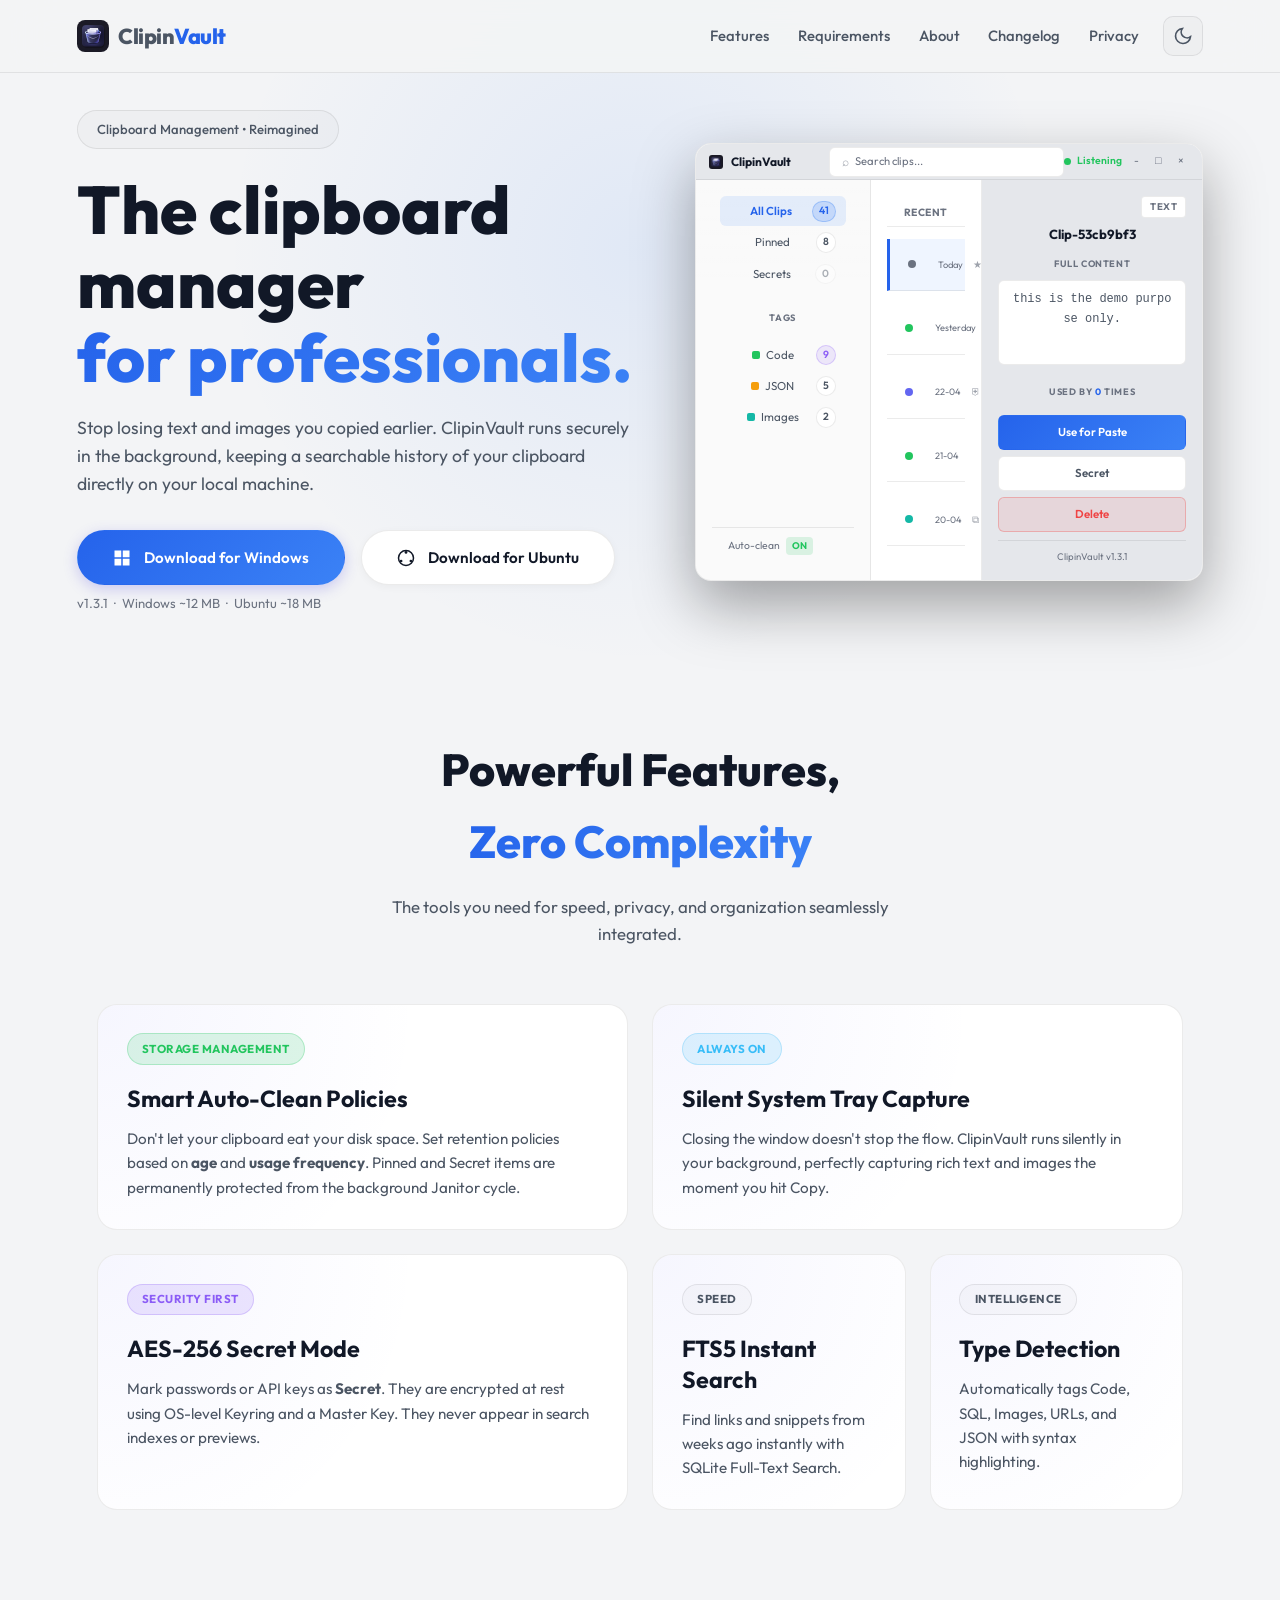
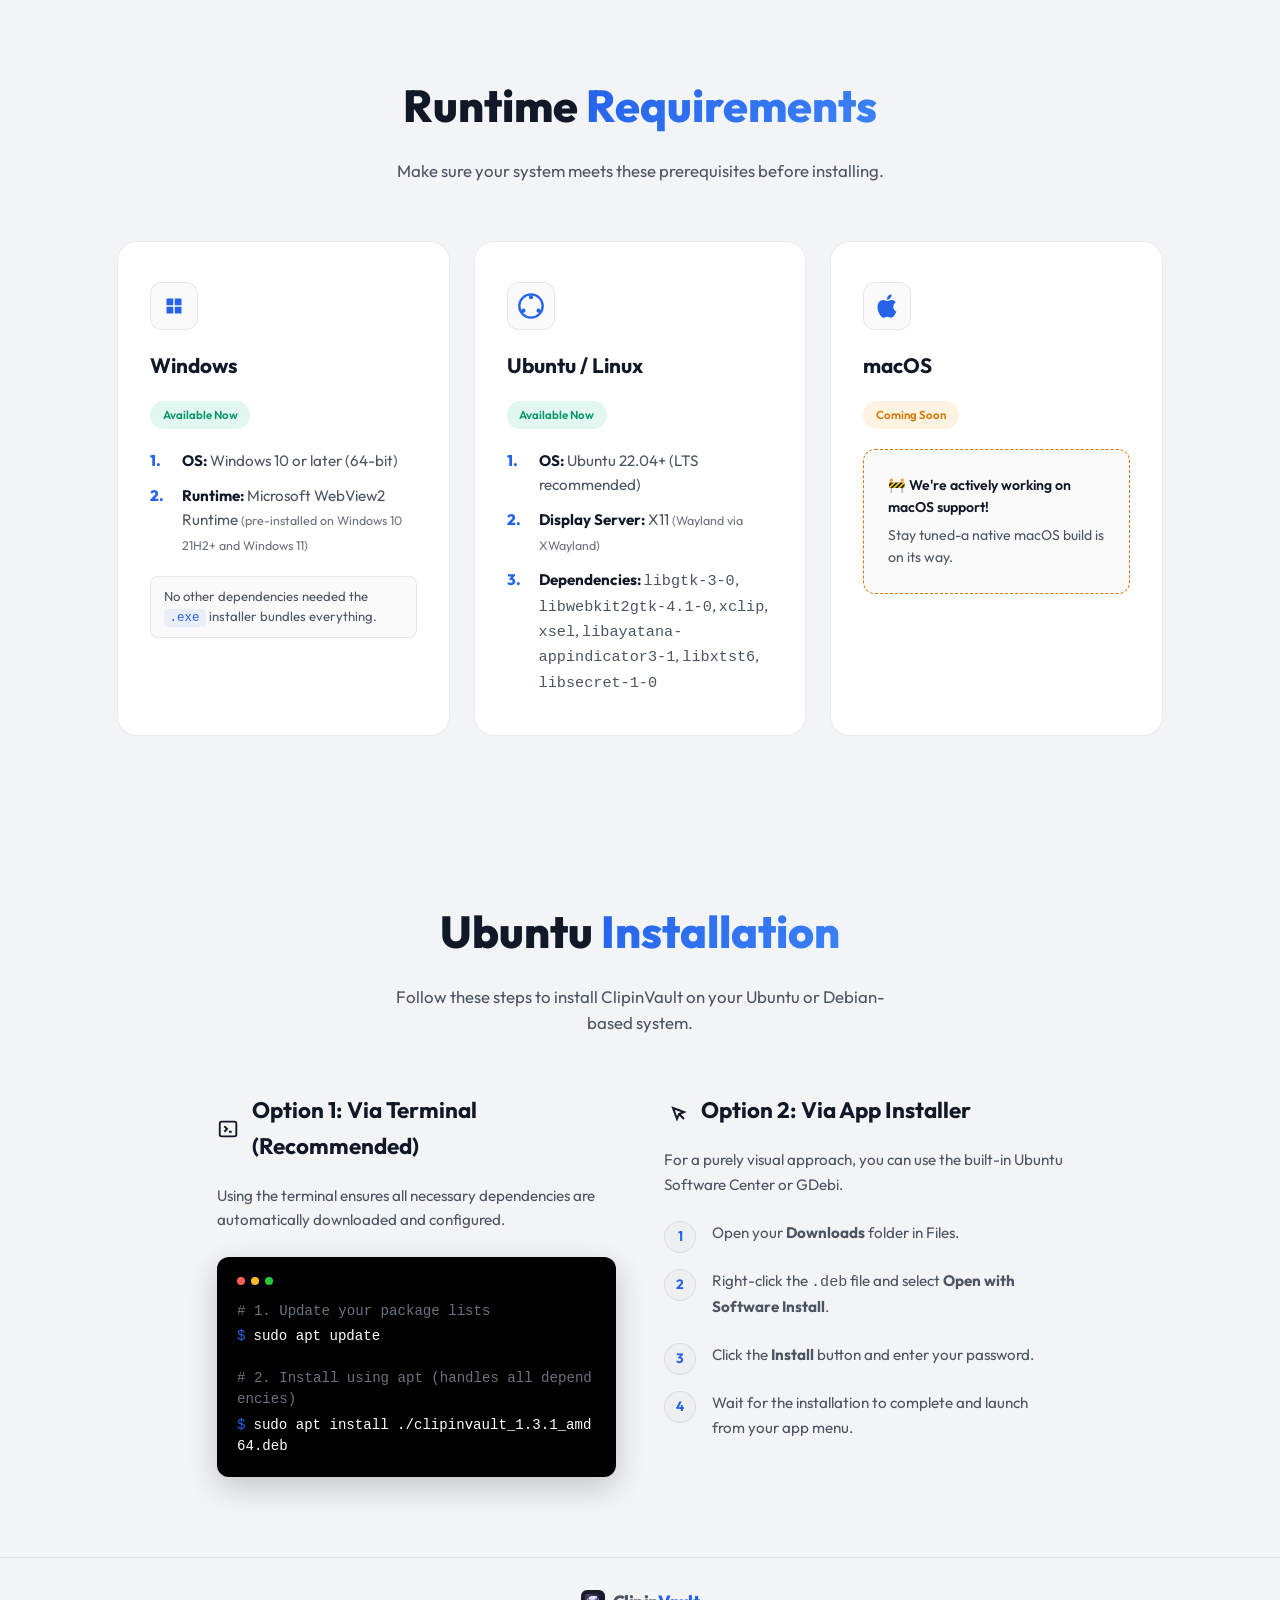
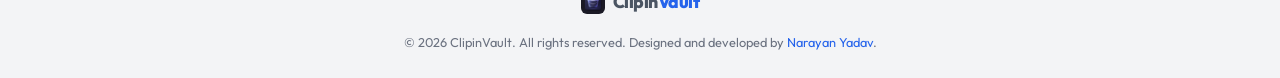
<file: index.html>
<!doctype html>
<html lang="en" data-theme="dark">
  <head>
    <meta charset="UTF-8" />
    <meta name="viewport" content="width=device-width, initial-scale=1.0" />
    <title>ClipinVault | Secure Clipboard Manager for Windows & Linux</title>
    <meta
      name="description"
      content="ClipinVault is a secure clipboard manager that automatically captures text, images, and rich content. Available for Windows and Ubuntu Linux. Privacy-first: all data stays on your machine."
    />
    <meta
      name="keywords"
      content="clipboard manager, clipboard history, copy paste manager, Windows clipboard, Linux clipboard, ClipinVault"
    />
    <meta name="robots" content="index, follow" />
    <meta name="author" content="Narayan Yadav" />
    <link rel="canonical" href="https://clipinvault.com/" />
    <!-- Open Graph -->
    <meta property="og:type" content="website" />
    <meta property="og:url" content="https://clipinvault.com/" />
    <meta
      property="og:title"
      content="ClipinVault-Secure & Modern Clipboard Manager"
    />
    <meta
      property="og:description"
      content="A privacy-first clipboard manager that captures everything you copy. Smart search, image support, and lightweight design. Download for Windows or Ubuntu."
    />
    <meta
      property="og:image"
      content="https://clipinvault.com/assets/og-preview.png"
    />
    <meta property="og:site_name" content="ClipinVault" />
    <!-- Twitter Card -->
    <meta name="twitter:card" content="summary_large_image" />
    <meta
      name="twitter:title"
      content="ClipinVault-Secure & Modern Clipboard Manager"
    />
    <meta
      name="twitter:description"
      content="A privacy-first clipboard manager that captures everything you copy. Download for Windows or Ubuntu."
    />
    <meta
      name="twitter:image"
      content="https://clipinvault.com/assets/og-preview.png"
    />
    <!-- Structured Data -->
    <script type="application/ld+json">
      {
        "@context": "https://schema.org",
        "@type": "SoftwareApplication",
        "name": "ClipinVault",
        "operatingSystem": ["Windows 10+", "Ubuntu 22.04+"],
        "applicationCategory": "UtilitiesApplication",
        "offers": { "@type": "Offer", "price": "0", "priceCurrency": "USD" },
        "softwareVersion": "1.3.1",
        "description": "A secure clipboard manager that automatically captures text, images, and rich content.",
        "url": "https://clipinvault.com",
        "author": {
          "@type": "Person",
          "name": "Narayan Yadav",
          "url": "https://github.com/nhyadav"
        }
      }
    </script>
    <link rel="icon" type="image/png" href="assets/appicon.png?v=2" />
    <link
      href="https://fonts.googleapis.com/css2?family=Inter:wght@400;500;600&family=Outfit:wght@600;700;800&display=swap"
      rel="stylesheet"
    />
    <link rel="stylesheet" href="style.css" />
  </head>
  <body>
    <header>
      <nav id="navbar">
        <a href="#" class="logo">
          <img
            src="assets/appicon.png?v=2"
            alt="ClipinVault Logo"
            class="logo-img"
            width="32"
            height="32"
          />
          <span class="logo-text">
            <span class="logo-clipin">Clipin</span
            ><span class="logo-vault">Vault</span>
          </span>
        </a>
        <div class="nav-right">
          <div class="nav-links" id="navLinks">
            <a href="#features">Features</a>
            <a href="#requirements">Requirements</a>
            <a href="about/">About</a>
            <a href="changelog/">Changelog</a>
            <a href="privacy/">Privacy</a>
          </div>
          <button
            class="theme-toggle"
            id="themeToggle"
            aria-label="Toggle dark/light theme"
          >
            <svg
              class="icon-sun"
              width="20"
              height="20"
              fill="none"
              stroke="currentColor"
              stroke-width="2"
              viewBox="0 0 24 24"
            >
              <circle cx="12" cy="12" r="5" />
              <path
                d="M12 1v2M12 21v2M4.22 4.22l1.42 1.42M18.36 18.36l1.42 1.42M1 12h2M21 12h2M4.22 19.78l1.42-1.42M18.36 5.64l1.42-1.42"
              />
            </svg>
            <svg
              class="icon-moon"
              width="20"
              height="20"
              fill="none"
              stroke="currentColor"
              stroke-width="2"
              viewBox="0 0 24 24"
            >
              <path d="M21 12.79A9 9 0 1111.21 3 7 7 0 0021 12.79z" />
            </svg>
          </button>
          <button class="hamburger" id="hamburger" aria-label="Open menu">
            <span></span><span></span><span></span>
          </button>
        </div>
      </nav>
    </header>

    <main>
      <!-- Hero -->
      <section class="hero" id="hero">
        <div class="hero-inner">
          <div class="hero-copy">
            <div class="hero-badge">Clipboard Management • Reimagined</div>
            <h1>
              The clipboard manager<br /><span class="gradient-text"
                >for professionals.</span
              >
            </h1>
            <p class="hero-sub">
              Stop losing text and images you copied earlier. ClipinVault runs
              securely in the background, keeping a searchable history of your
              clipboard directly on your local machine.
            </p>
            <div class="cta-group">
              <a
                href="downloads/windows/ClipinVaultSetup.exe"
                class="btn btn-primary"
                id="dl-win-hero"
              >
                <svg width="18" height="18" fill="currentColor" viewBox="0 0 24 24"><rect x="2" y="2" width="9" height="9" /><rect x="13" y="2" width="9" height="9" /><rect x="2" y="13" width="9" height="9" /><rect x="13" y="13" width="9" height="9" /></svg>
                Download for Windows
              </a>
              <a
                href="downloads/ubuntu/clipinvault_1.3.1_amd64.deb"
                class="btn btn-outline"
                download
                id="dl-ubuntu-hero"
              >
                <svg width="18" height="18" fill="currentColor" viewBox="0 0 24 24"><circle cx="12" cy="12" r="10" fill="none" stroke="currentColor" stroke-width="2" /><circle cx="12" cy="4.5" r="1.8" fill="currentColor" /><circle cx="5.5" cy="16" r="1.8" fill="currentColor" /><circle cx="18.5" cy="16" r="1.8" fill="currentColor" /></svg>
                Download for Ubuntu
              </a>
            </div>
            <p class="hero-note">
              v1.3.1 &nbsp;&middot;&nbsp; Windows ~12 MB &nbsp;&middot;&nbsp;
              Ubuntu ~18 MB
            </p>
          </div>

          <div class="hero-media" aria-label="ClipinVault app UI preview">
            <div class="mockup-window">
              <div class="mockup-titlebar">
                <div class="mk-tb-left">
                  <img
                    class="mk-tb-icon"
                    src="assets/appicon.png?v=2"
                    alt="ClipinVault"
                    width="14"
                    height="14"
                  />
                  <span class="mk-tb-app">ClipinVault</span>
                </div>
                <div class="mk-tb-search">Search clips...</div>
                <div class="mk-tb-right">
                  <span class="mk-status-dot" aria-hidden="true"></span>
                  <span class="mk-status-label">Listening</span>
                  <span class="mk-tb-icon-btn mk-win-btn" aria-hidden="true">-</span>
                  <span class="mk-tb-icon-btn mk-win-btn" aria-hidden="true">□</span>
                  <span class="mk-tb-icon-btn mk-win-btn mk-close-btn" aria-hidden="true">×</span>
                </div>
              </div>

              <div class="mockup-body">
                <aside class="mockup-sidebar" aria-hidden="true">
                  <div class="mk-nav-group">
                    <div class="mk-nav-item mk-nav-active">
                      <span class="mk-nav-label">All Clips</span>
                      <span class="mk-nav-count">41</span>
                    </div>
                    <div class="mk-nav-item">
                      <span class="mk-nav-label">Pinned</span>
                      <span class="mk-nav-count">8</span>
                    </div>
                    <div class="mk-nav-item">
                      <span class="mk-nav-label">Secrets</span>
                      <span class="mk-nav-count mk-count-zero">0</span>
                    </div>
                  </div>

                  <div class="mk-sidebar-section-label">Tags</div>
                  <div class="mk-nav-group">
                    <div class="mk-nav-item">
                      <span class="mk-nav-label"><span class="mk-tag-icon mk-tag-code"></span>Code</span>
                      <span class="mk-nav-count mk-count-accent">9</span>
                    </div>
                    <div class="mk-nav-item">
                      <span class="mk-nav-label"><span class="mk-tag-icon mk-tag-json"></span>JSON</span>
                      <span class="mk-nav-count">5</span>
                    </div>
                    <div class="mk-nav-item">
                      <span class="mk-nav-label"><span class="mk-tag-icon mk-tag-img"></span>Images</span>
                      <span class="mk-nav-count">2</span>
                    </div>
                  </div>

                  <div class="mk-sidebar-footer">
                    <div class="mk-autoclean-badge">
                      Auto-clean
                      <span class="mk-ac-on">ON</span>
                    </div>
                  </div>
                </aside>

                <section class="mockup-clips" aria-hidden="true">
                  <div class="mk-list-section-hdr">Recent</div>
                  <div class="mk-row mk-row-active">
                    <span class="mk-row-typedot mk-dot-txt"></span>
                    <div class="mk-row-body">
                      <div class="mk-row-id">Clip-53cb9bf3</div>
                      <div class="mk-row-preview">this is the demo purpose only.</div>
                    </div>
                    <div class="mk-row-right">
                      <span class="mk-row-time">Today</span>
                      <span class="mk-row-pin-icon" aria-hidden="true">★</span>
                      <span class="mk-row-copy-icon" aria-hidden="true">⧉</span>
                      <span class="mk-row-del-icon" aria-hidden="true">🗑</span>
                    </div>
                  </div>
                  <div class="mk-row">
                    <span class="mk-row-typedot mk-dot-code"></span>
                    <div class="mk-row-body">
                      <div class="mk-row-id">Python - Installation</div>
                      <div class="mk-row-preview">python3.11, venv, pip...</div>
                    </div>
                    <div class="mk-row-right">
                      <span class="mk-row-time">Yesterday</span>
                      <span class="mk-row-copy-icon" aria-hidden="true">⧉</span>
                    </div>
                  </div>
                  <div class="mk-row">
                    <span class="mk-row-typedot mk-dot-url"></span>
                    <div class="mk-row-body">
                      <div class="mk-row-id">Databricks secrets</div>
                      <div class="mk-row-preview">https://...</div>
                    </div>
                    <div class="mk-row-right">
                      <span class="mk-row-time">22-04</span>
                      <span class="mk-row-lock-icon" aria-hidden="true">⛨</span>
                    </div>
                  </div>
                  <div class="mk-row">
                    <span class="mk-row-typedot mk-dot-code"></span>
                    <div class="mk-row-body">
                      <div class="mk-row-id">Manual Deploy · CI/CD</div>
                      <div class="mk-row-preview">Connector, env vars, registry...</div>
                    </div>
                    <div class="mk-row-right">
                      <span class="mk-row-time">21-04</span>
                    </div>
                  </div>
                  <div class="mk-row">
                    <span class="mk-row-typedot mk-dot-img"></span>
                    <div class="mk-row-body">
                      <div class="mk-row-id">Screenshot</div>
                      <div class="mk-row-preview mk-preview-img">image clip captured</div>
                    </div>
                    <div class="mk-row-right">
                      <span class="mk-row-time">20-04</span>
                      <span class="mk-row-copy-icon" aria-hidden="true">⧉</span>
                    </div>
                  </div>
                </section>

                <aside class="mockup-detail" aria-hidden="true">
                  <div class="mk-detail-top">
                    <span class="mk-detail-type-badge">Text</span>
                  </div>
                  <div class="mk-detail-title">Clip-53cb9bf3</div>
                  <div class="mk-detail-section-label">Full content</div>
                  <div class="mk-detail-content">this is the demo purpose only.</div>
                  <div class="mk-detail-section-label mk-detail-meta-label">
                    Used by
                    <span class="mk-detail-used">0</span>
                    times
                  </div>
                  <div class="mk-detail-actions">
                    <div class="mk-detail-btn mk-detail-btn-primary">Use for Paste</div>
                    <div class="mk-detail-btn mk-detail-btn-ghost">Secret</div>
                    <div class="mk-detail-btn mk-detail-btn-danger">Delete</div>
                  </div>
                  <div class="mk-detail-footer">ClipinVault v1.3.1</div>
                </aside>
              </div>
            </div>
          </div>
        </div>
      </section>
      <!-- Features Bento Box -->
      <section class="features bento-section" id="features">
        <div class="section-header anim-fade">
          <h2>
            Powerful Features,<br /><span class="gradient-text"
              >Zero Complexity</span
            >
          </h2>
          <p>
            The tools you need for speed, privacy, and organization seamlessly
            integrated.
          </p>
        </div>

        <div class="bento-grid">
          <!-- Large Feature 1: Smart Auto-Clean -->
          <div class="bento-card card-large anim-fade">
            <div class="bento-content">
              <span class="bento-pill pill-green">Storage Management</span>
              <h3>Smart Auto-Clean Policies</h3>
              <p>
                Don't let your clipboard eat your disk space. Set retention
                policies based on <strong>age</strong> and
                <strong>usage frequency</strong>. Pinned and Secret items are
                permanently protected from the background Janitor cycle.
              </p>
            </div>
          </div>

          <!-- Large Feature 2: System Tray -->
          <div class="bento-card card-large anim-fade">
            <div class="bento-content">
              <span class="bento-pill pill-blue">Always On</span>
              <h3>Silent System Tray Capture</h3>
              <p>
                Closing the window doesn't stop the flow. ClipinVault runs
                silently in your background, perfectly capturing rich text and
                images the moment you hit Copy.
              </p>
            </div>
          </div>

          <!-- Wide Feature: AES Encryption -->
          <div class="bento-card card-wide anim-fade">
            <div class="bento-content">
              <span class="bento-pill pill-purple">Security First</span>
              <h3>AES-256 Secret Mode</h3>
              <p>
                Mark passwords or API keys as <strong>Secret</strong>. They are
                encrypted at rest using OS-level Keyring and a Master Key. They
                never appear in search indexes or previews.
              </p>
            </div>
          </div>

          <!-- Small Feature: FTS5 Search -->
          <div class="bento-card card-small anim-fade">
            <div class="bento-content">
              <span class="bento-pill pill-outline">Speed</span>
              <h3>FTS5 Instant Search</h3>
              <p>
                Find links and snippets from weeks ago instantly with SQLite
                Full-Text Search.
              </p>
            </div>
          </div>

          <!-- Small Feature: Formatting -->
          <div class="bento-card card-small anim-fade">
            <div class="bento-content">
              <span class="bento-pill pill-outline">Intelligence</span>
              <h3>Type Detection</h3>
              <p>
                Automatically tags Code, SQL, Images, URLs, and JSON with syntax
                highlighting.
              </p>
            </div>
          </div>
        </div>
      </section>

      <!-- Requirements -->
      <section class="requirements" id="requirements">
        <div class="section-header anim-fade">
          <h2>Runtime <span class="gradient-text">Requirements</span></h2>
          <p>
            Make sure your system meets these prerequisites before installing.
          </p>
        </div>
        <div class="req-grid">
          <div class="req-card anim-fade">
            <div class="req-icon">
              <!-- <svg
                width="28"
                height="28"
                fill="currentColor"
                viewBox="0 0 24 24"
              > -->
              <svg
                width="18"
                height="18"
                fill="currentColor"
                viewBox="0 0 24 24"
              >
                <rect x="2" y="2" width="9" height="9" />
                <rect x="13" y="2" width="9" height="9" />
                <rect x="2" y="13" width="9" height="9" />
                <rect x="13" y="13" width="9" height="9" />
              </svg>
              <!-- </svg> -->
            </div>
            <h3>Windows</h3>
            <span class="req-badge available">Available Now</span>
            <ol>
              <li><strong>OS:</strong> Windows 10 or later (64-bit)</li>
              <li>
                <strong>Runtime:</strong> Microsoft WebView2 Runtime
                <span class="req-note"
                  >(pre-installed on Windows 10 21H2+ and Windows 11)</span
                >
              </li>
            </ol>
            <p class="req-info">
              No other dependencies needed the <code>.exe</code> installer
              bundles everything.
            </p>
          </div>
          <div class="req-card anim-fade">
            <div class="req-icon">
              <svg
                width="28"
                height="28"
                fill="currentColor"
                viewBox="0 0 24 24"
              >
                <circle
                  cx="12"
                  cy="12"
                  r="10"
                  fill="none"
                  stroke="currentColor"
                  stroke-width="2"
                />
                <circle cx="12" cy="4.5" r="1.8" />
                <circle cx="5.5" cy="16" r="1.8" />
                <circle cx="18.5" cy="16" r="1.8" />
              </svg>
            </div>
            <h3>Ubuntu / Linux</h3>
            <span class="req-badge available">Available Now</span>
            <ol>
              <li><strong>OS:</strong> Ubuntu 22.04+ (LTS recommended)</li>
              <li>
                <strong>Display Server:</strong> X11
                <span class="req-note">(Wayland via XWayland)</span>
              </li>
              <li>
                <strong>Dependencies:</strong> <code>libgtk-3-0</code>,
                <code>libwebkit2gtk-4.1-0</code>, <code>xclip</code>,
                <code>xsel</code>, <code>libayatana-appindicator3-1</code>,
                <code>libxtst6</code>, <code>libsecret-1-0</code>
              </li>
            </ol>
          </div>
          <div class="req-card req-coming anim-fade">
            <div class="req-icon">
              <svg width="28" height="28" fill="currentColor" viewBox="0 0 24 24">
                <path d="M18.71 19.5c-.83 1.24-1.71 2.45-3.05 2.47-1.34.03-1.77-.79-3.29-.79-1.53 0-2 .77-3.27.82-1.31.05-2.3-1.32-3.14-2.53C4.25 17 2.94 12.45 4.7 9.39c.87-1.52 2.43-2.48 4.12-2.51 1.28-.02 2.5.87 3.29.87.78 0 2.26-1.07 3.8-.91.65.03 2.47.26 3.64 1.98-.09.06-2.17 1.28-2.15 3.81.03 3.02 2.65 4.03 2.68 4.04-.03.07-.42 1.44-1.38 2.83M13 3.5c.73-.83 1.94-1.46 2.94-1.5.13 1.17-.34 2.35-1.04 3.19-.69.85-1.83 1.51-2.95 1.42-.15-1.15.41-2.35 1.05-3.11z" />
              </svg>
            </div>
            <h3>macOS</h3>
            <span class="req-badge coming">Coming Soon</span>
            <div class="coming-msg">
              <p>🚧 We're actively working on macOS support!</p>
              <p>Stay tuned-a native macOS build is on its way.</p>
            </div>
          </div>
        </div>
      </section>

      <!-- Ubuntu Installation Section -->
      <section class="install-guide anim-fade">
        <div class="section-header">
          <h2>Ubuntu <span class="gradient-text">Installation</span></h2>
          <p>
            Follow these steps to install ClipinVault on your Ubuntu or
            Debian-based system.
          </p>
        </div>

        <div class="install-container">
          <!-- Method 1: Terminal -->
          <div class="install-method">
            <h3>
              <svg
                width="24"
                height="24"
                fill="none"
                stroke="currentColor"
                stroke-width="2"
                viewBox="0 0 24 24"
              >
                <path
                  d="M8 9l3 3-3 3m5 0h3M5 20h14a2 2 0 002-2V6a2 2 0 00-2-2H5a2 2 0 00-2 2v12a2 2 0 002 2z"
                />
              </svg>
              Option 1: Via Terminal (Recommended)
            </h3>
            <p>
              Using the terminal ensures all necessary dependencies are
              automatically downloaded and configured.
            </p>
            <div class="terminal-box">
              <div class="terminal-header">
                <div class="terminal-dot t-red"></div>
                <div class="terminal-dot t-yellow"></div>
                <div class="terminal-dot t-green"></div>
              </div>
              <code>
                <span class="comment"># 1. Update your package lists</span>
                <span class="prompt">$</span>sudo apt update<br /><br />
                <span class="comment"
                  ># 2. Install using apt (handles all dependencies)</span
                >
                <span class="prompt">$</span>sudo apt install
                ./clipinvault_1.3.1_amd64.deb
              </code>
            </div>
          </div>

          <!-- Method 2: App Installer -->
          <div class="install-method">
            <h3>
              <svg
                width="24"
                height="24"
                fill="none"
                stroke="currentColor"
                stroke-width="2"
                viewBox="0 0 24 24"
              >
                <path d="M15 15l-2 5L9 9l11 4-5 2zm0 0l5 5" />
              </svg>
              Option 2: Via App Installer
            </h3>
            <p>
              For a purely visual approach, you can use the built-in Ubuntu
              Software Center or GDebi.
            </p>
            <ul class="gui-steps">
              <li>Open your <strong>Downloads</strong> folder in Files.</li>
              <li>
                Right-click the <code>.deb</code> file and select
                <strong>Open with Software Install</strong>.
              </li>
              <li>
                Click the <strong>Install</strong> button and enter your
                password.
              </li>
              <li>
                Wait for the installation to complete and launch from your app
                menu.
              </li>
            </ul>
          </div>
        </div>
      </section>

    </main>

    <footer>
      <div class="footer-inner">
        <div class="footer-brand">
          <img
            src="assets/appicon.png?v=2"
            alt="ClipinVault"
            width="24"
            height="24"
          />
          <span class="logo-text">
            <span class="logo-clipin">Clipin</span
            ><span class="logo-vault">Vault</span>
          </span>
        </div>
        <p class="footer-copy">
          &copy; 2026 ClipinVault. All rights reserved. Designed and developed
          by
          <a href="https://github.com/nhyadav">Narayan Yadav</a>.
        </p>
      </div>
    </footer>

    <script>
      // Theme toggle
      const toggle = document.getElementById("themeToggle");
      const html = document.documentElement;
      const stored = localStorage.getItem("cv-theme");
      if (stored) {
        html.setAttribute("data-theme", stored);
      } else if (window.matchMedia("(prefers-color-scheme: light)").matches) {
        html.setAttribute("data-theme", "light");
      }
      toggle.addEventListener("click", () => {
        const next =
          html.getAttribute("data-theme") === "dark" ? "light" : "dark";
        html.setAttribute("data-theme", next);
        localStorage.setItem("cv-theme", next);
      });

      // Mobile menu
      const hamburger = document.getElementById("hamburger");
      const navLinks = document.getElementById("navLinks");
      hamburger.addEventListener("click", () => {
        navLinks.classList.toggle("open");
        hamburger.classList.toggle("active");
      });
      navLinks.querySelectorAll("a").forEach((a) =>
        a.addEventListener("click", () => {
          navLinks.classList.remove("open");
          hamburger.classList.remove("active");
        }),
      );

      // Scroll animations
      const observer = new IntersectionObserver(
        (entries) => {
          entries.forEach((e) => {
            if (e.isIntersecting) {
              e.target.classList.add("visible");
              observer.unobserve(e.target);
            }
          });
        },
        { threshold: 0.15 },
      );
      document
        .querySelectorAll(".anim-fade")
        .forEach((el) => observer.observe(el));

      // Smooth scroll
      document.querySelectorAll('a[href^="#"]').forEach((a) => {
        a.addEventListener("click", (e) => {
          e.preventDefault();
          const t = document.querySelector(a.getAttribute("href"));
          if (t) t.scrollIntoView({ behavior: "smooth" });
        });
      });
    </script>
  </body>
</html>
</file>
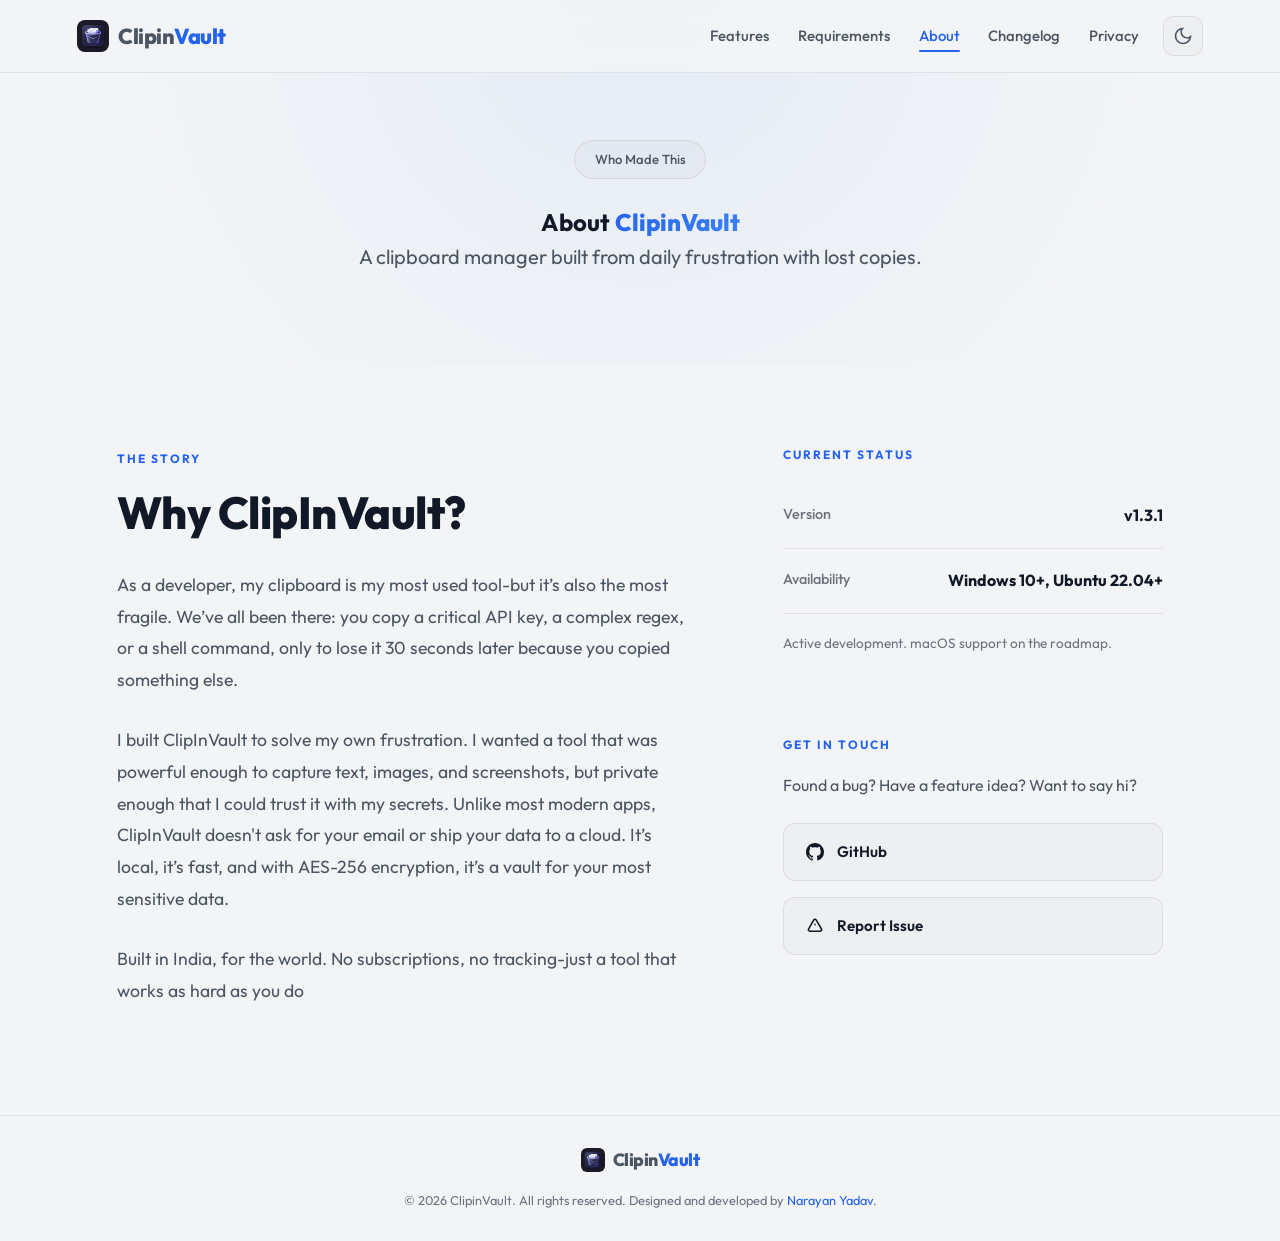
<file: about/index.html>
<!doctype html>
<html lang="en" data-theme="dark">
  <head>
    <meta charset="UTF-8" />
    <meta name="viewport" content="width=device-width, initial-scale=1.0" />
    <title>About | ClipinVault</title>
    <meta name="description" content="ClipinVault is built by Narayan Yadav. A clipboard manager born from daily frustration with lost copies." />
    <meta name="robots" content="index, follow" />
    <link rel="canonical" href="https://clipinvault.com/about/" />
    <meta property="og:type" content="website" />
    <meta property="og:url" content="https://clipinvault.com/about/" />
    <meta property="og:title" content="About | ClipinVault" />
    <meta property="og:description" content="The story behind ClipinVault and the developer who builds it." />
    <meta property="og:image" content="https://clipinvault.com/assets/og-preview.png" />
    <meta name="twitter:card" content="summary_large_image" />
    <meta name="twitter:image" content="https://clipinvault.com/assets/og-preview.png" />
    <link rel="icon" type="image/png" href="../assets/appicon.png?v=2" />
    <link href="https://fonts.googleapis.com/css2?family=Inter:wght@400;500;600&family=Outfit:wght@600;700;800&display=swap" rel="stylesheet" />
    <link rel="stylesheet" href="../style.css" />
  </head>
  <body>
    <header>
      <nav id="navbar">
        <a href="../" class="logo">
          <img src="../assets/appicon.png?v=2" alt="ClipinVault Logo" class="logo-img" width="32" height="32" />
          <span class="logo-text">
            <span class="logo-clipin">Clipin</span><span class="logo-vault">Vault</span>
          </span>
        </a>
        <div class="nav-right">
          <div class="nav-links" id="navLinks">
            <a href="../#features">Features</a>
            <a href="../#requirements">Requirements</a>
            <a href="../about/" class="nav-active">About</a>
            <a href="../changelog/">Changelog</a>
            <a href="../privacy/">Privacy</a>
          </div>
          <button class="theme-toggle" id="themeToggle" aria-label="Toggle dark/light theme">
            <svg class="icon-sun" width="20" height="20" fill="none" stroke="currentColor" stroke-width="2" viewBox="0 0 24 24"><circle cx="12" cy="12" r="5" /><path d="M12 1v2M12 21v2M4.22 4.22l1.42 1.42M18.36 18.36l1.42 1.42M1 12h2M21 12h2M4.22 19.78l1.42-1.42M18.36 5.64l1.42-1.42" /></svg>
            <svg class="icon-moon" width="20" height="20" fill="none" stroke="currentColor" stroke-width="2" viewBox="0 0 24 24"><path d="M21 12.79A9 9 0 1111.21 3 7 7 0 0021 12.79z" /></svg>
          </button>
          <button class="hamburger" id="hamburger" aria-label="Open menu">
            <span></span><span></span><span></span>
          </button>
        </div>
      </nav>
    </header>

    <main class="about-page">
      <section class="about-hero anim-fade">
        <div class="hero-badge">Who Made This</div>
        <h1>About <span class="gradient-text">ClipinVault</span></h1>
        <p class="hero-sub">A clipboard manager built from daily frustration with lost copies.</p>
      </section>

      <section class="about-grid container">
        <div class="about-story anim-fade">
          <div class="section-tag">The Story</div>
          <h2>Why ClipInVault?</h2>
          <p>As a developer, my clipboard is my most used tool-but it’s also the most fragile. We’ve all been there: you copy a critical API key, a complex regex, or a shell command, only to lose it 30 seconds later because you copied something else.</p>
          <p>I built ClipInVault to solve my own frustration. I wanted a tool that was powerful enough to capture text, images, and screenshots, but private enough that I could trust it with my secrets. Unlike most modern apps, ClipInVault doesn't ask for your email or ship your data to a cloud. It’s local, it’s fast, and with AES-256 encryption, it’s a vault for your most sensitive data.</p>
          <p>Built in India, for the world. No subscriptions, no tracking-just a tool that works as hard as you do</p>
        </div>

        <div class="about-side-info anim-fade">
          <div class="about-status">
            <div class="section-tag">Current Status</div>
            <div class="status-item">
              <span class="status-label">Version</span>
              <span class="status-value">v1.3.1</span>
            </div>
            <div class="status-item">
              <span class="status-label">Availability</span>
              <span class="status-value">Windows 10+, Ubuntu 22.04+</span>
            </div>
            <p class="status-note">Active development. macOS support on the roadmap.</p>
          </div>

          <div class="about-contact">
            <div class="section-tag">Get In Touch</div>
            <p>Found a bug? Have a feature idea? Want to say hi?</p>
            <div class="contact-links">
              <a href="https://github.com/nhyadav" class="contact-link">
                <svg width="18" height="18" fill="currentColor" viewBox="0 0 24 24"><path d="M12 0C5.37 0 0 5.37 0 12c0 5.31 3.435 9.795 8.205 11.385.6.105.825-.255.825-.57 0-.285-.015-1.23-.015-2.235-3.015.555-3.795-.735-4.035-1.41-.135-.345-.72-1.41-1.23-1.695-.42-.225-1.02-.78-.015-.795.945-.015 1.62.87 1.845 1.23 1.08 1.815 2.805 1.305 3.495.99.105-.78.42-1.305.765-1.605-2.67-.3-5.46-1.335-5.46-5.925 0-1.305.465-2.385 1.23-3.225-.12-.3-.54-1.53.12-3.18 0 0 1.005-.315 3.3 1.23.96-.27 1.98-.405 3-.405s2.04.135 3 .405c2.295-1.56 3.3-1.23 3.3-1.23.66 1.65.24 2.88.12 3.18.765.84 1.23 1.905 1.23 3.225 0 4.605-2.805 5.625-5.475 5.925.435.375.81 1.095.81 2.22 0 1.605-.015 2.895-.015 3.3 0 .315.225.69.825.57A12.02 12.02 0 0024 12c0-6.63-5.37-12-12-12z"/></svg>
                <span>GitHub</span>
              </a>
              <a href="https://github.com/nhyadav/ClipinVault/issues" class="contact-link">
                <svg width="18" height="18" fill="none" stroke="currentColor" stroke-width="2" viewBox="0 0 24 24"><path d="M12 9v2m0 4h.01m-6.938 4h13.856c1.54 0 2.502-1.667 1.732-3L13.732 4c-.77-1.333-2.694-1.333-3.464 0L3.34 16c-.77 1.333.192 3 1.732 3z"/></svg>
                <span>Report Issue</span>
              </a>
            </div>
          </div>
        </div>
      </section>
    </main>

    <footer>
      <div class="footer-inner">
        <div class="footer-brand">
          <img src="../assets/appicon.png?v=2" alt="ClipinVault" width="24" height="24" />
          <span class="logo-text">
            <span class="logo-clipin">Clipin</span><span class="logo-vault">Vault</span>
          </span>
        </div>
        <p class="footer-copy">
          &copy; 2026 ClipinVault. All rights reserved. Designed and developed by
          <a href="https://github.com/nhyadav">Narayan Yadav</a>.
        </p>
      </div>
    </footer>

    <script>
      const toggle = document.getElementById("themeToggle");
      const html = document.documentElement;
      const stored = localStorage.getItem("cv-theme");
      if (stored) html.setAttribute("data-theme", stored);
      else if (window.matchMedia("(prefers-color-scheme: light)").matches) html.setAttribute("data-theme", "light");
      toggle.addEventListener("click", () => {
        const next = html.getAttribute("data-theme") === "dark" ? "light" : "dark";
        html.setAttribute("data-theme", next);
        localStorage.setItem("cv-theme", next);
      });
      const hamburger = document.getElementById("hamburger");
      const navLinks = document.getElementById("navLinks");
      hamburger.addEventListener("click", () => {
        navLinks.classList.toggle("open");
        hamburger.classList.toggle("active");
      });
      navLinks.querySelectorAll("a").forEach((a) =>
        a.addEventListener("click", () => {
          navLinks.classList.remove("open");
          hamburger.classList.remove("active");
        }),
      );
      const observer = new IntersectionObserver(
        (entries) => {
          entries.forEach((e) => {
            if (e.isIntersecting) {
              e.target.classList.add("visible");
              observer.unobserve(e.target);
            }
          });
        },
        { threshold: 0.15 },
      );
      document.querySelectorAll(".anim-fade").forEach((el) => observer.observe(el));
    </script>
  </body>
</html>
</file>
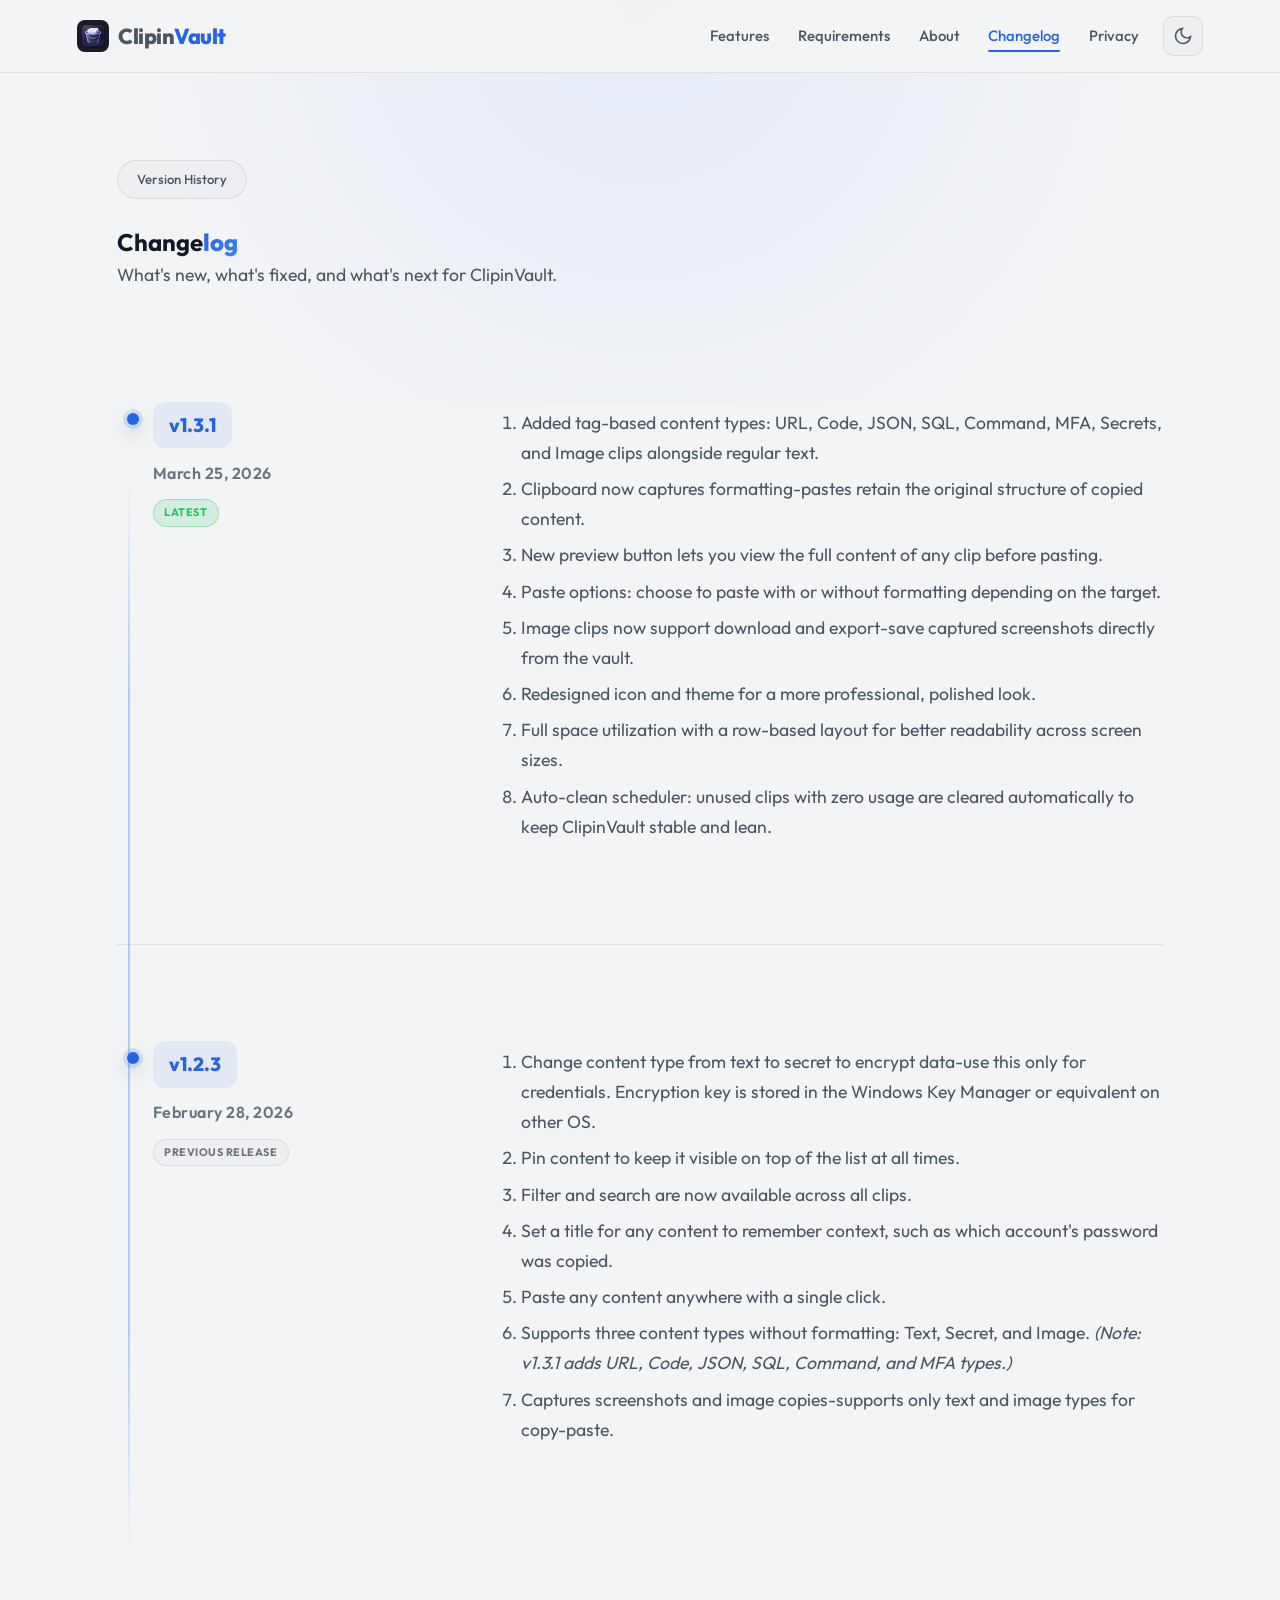
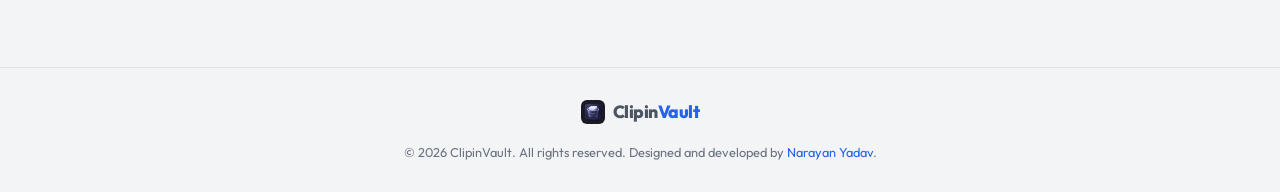
<file: changelog/index.html>
<!doctype html>
<html lang="en" data-theme="dark">
  <head>
    <meta charset="UTF-8" />
    <meta name="viewport" content="width=device-width, initial-scale=1.0" />
    <title>Changelog | ClipinVault</title>
    <meta name="description" content="Version history for ClipinVault. See what changed in each release." />
    <meta name="robots" content="index, follow" />
    <link rel="canonical" href="https://clipinvault.com/changelog/" />
    <meta property="og:type" content="website" />
    <meta property="og:url" content="https://clipinvault.com/changelog/" />
    <meta property="og:title" content="Changelog | ClipinVault" />
    <meta property="og:description" content="Full version history for ClipinVault clipboard manager." />
    <meta property="og:image" content="https://clipinvault.com/assets/og-preview.png" />
    <meta name="twitter:card" content="summary_large_image" />
    <meta name="twitter:image" content="https://clipinvault.com/assets/og-preview.png" />
    <link rel="icon" type="image/png" href="../assets/appicon.png?v=2" />
    <link href="https://fonts.googleapis.com/css2?family=Inter:wght@400;500;600&family=Outfit:wght@600;700;800&display=swap" rel="stylesheet" />
    <link rel="stylesheet" href="../style.css" />
  </head>
  <body>
    <header>
      <nav id="navbar">
        <a href="../" class="logo">
          <img src="../assets/appicon.png?v=2" alt="ClipinVault Logo" class="logo-img" width="32" height="32" />
          <span class="logo-text">
            <span class="logo-clipin">Clipin</span><span class="logo-vault">Vault</span>
          </span>
        </a>
        <div class="nav-right">
          <div class="nav-links" id="navLinks">
            <a href="../#features">Features</a>
            <a href="../#requirements">Requirements</a>
            <a href="../about/">About</a>
            <a href="../changelog/" class="nav-active">Changelog</a>
            <a href="../privacy/">Privacy</a>
          </div>
          <button class="theme-toggle" id="themeToggle" aria-label="Toggle dark/light theme">
            <svg class="icon-sun" width="20" height="20" fill="none" stroke="currentColor" stroke-width="2" viewBox="0 0 24 24"><circle cx="12" cy="12" r="5" /><path d="M12 1v2M12 21v2M4.22 4.22l1.42 1.42M18.36 18.36l1.42 1.42M1 12h2M21 12h2M4.22 19.78l1.42-1.42M18.36 5.64l1.42-1.42" /></svg>
            <svg class="icon-moon" width="20" height="20" fill="none" stroke="currentColor" stroke-width="2" viewBox="0 0 24 24"><path d="M21 12.79A9 9 0 1111.21 3 7 7 0 0021 12.79z" /></svg>
          </button>
          <button class="hamburger" id="hamburger" aria-label="Open menu">
            <span></span><span></span><span></span>
          </button>
        </div>
      </nav>
    </header>    <main class="changelog-page">
      <section class="about-hero anim-fade">
        <div class="hero-badge">Version History</div>
        <h1>Change<span class="gradient-text">log</span></h1>
        <p class="hero-sub">What's new, what's fixed, and what's next for ClipinVault.</p>
      </section>

      <section class="changelog-timeline container anim-fade">
        <div class="changelog-item">
          <div class="changelog-meta">
            <span class="version-node" aria-hidden="true"></span>
            <span class="version-tag">v1.3.1</span>
            <span class="version-date">March 25, 2026</span>
            <span class="version-latest-badge">Latest</span>
          </div>
          <div class="changelog-content">
            <ol>
              <li>Added tag-based content types: URL, Code, JSON, SQL, Command, MFA, Secrets, and Image clips alongside regular text.</li>
              <li>Clipboard now captures formatting-pastes retain the original structure of copied content.</li>
              <li>New preview button lets you view the full content of any clip before pasting.</li>
              <li>Paste options: choose to paste with or without formatting depending on the target.</li>
              <li>Image clips now support download and export-save captured screenshots directly from the vault.</li>
              <li>Redesigned icon and theme for a more professional, polished look.</li>
              <li>Full space utilization with a row-based layout for better readability across screen sizes.</li>
              <li>Auto-clean scheduler: unused clips with zero usage are cleared automatically to keep ClipinVault stable and lean.</li>
            </ol>
          </div>
        </div>

        <div class="changelog-item">
          <div class="changelog-meta">
            <span class="version-node" aria-hidden="true"></span>
            <span class="version-tag">v1.2.3</span>
            <span class="version-date">February 28, 2026</span>
            <span class="version-prev-badge">Previous Release</span>
          </div>
          <div class="changelog-content">
            <ol>
              <li>Change content type from text to secret to encrypt data-use this only for credentials. Encryption key is stored in the Windows Key Manager or equivalent on other OS.</li>
              <li>Pin content to keep it visible on top of the list at all times.</li>
              <li>Filter and search are now available across all clips.</li>
              <li>Set a title for any content to remember context, such as which account's password was copied.</li>
              <li>Paste any content anywhere with a single click.</li>
              <li>Supports three content types without formatting: Text, Secret, and Image. <em>(Note: v1.3.1 adds URL, Code, JSON, SQL, Command, and MFA types.)</em></li>
              <li>Captures screenshots and image copies-supports only text and image types for copy-paste.</li>
            </ol>
          </div>
        </div>
      </section>
    </main>

    <footer>
      <div class="footer-inner">
        <div class="footer-brand">
          <img src="../assets/appicon.png?v=2" alt="ClipinVault" width="24" height="24" />
          <span class="logo-text">
            <span class="logo-clipin">Clipin</span><span class="logo-vault">Vault</span>
          </span>
        </div>
        <p class="footer-copy">
          &copy; 2026 ClipinVault. All rights reserved. Designed and developed by
          <a href="https://github.com/nhyadav">Narayan Yadav</a>.
        </p>
      </div>
    </footer>

    <script>
      const toggle = document.getElementById("themeToggle");
      const html = document.documentElement;
      const stored = localStorage.getItem("cv-theme");
      if (stored) html.setAttribute("data-theme", stored);
      else if (window.matchMedia("(prefers-color-scheme: light)").matches) html.setAttribute("data-theme", "light");
      toggle.addEventListener("click", () => {
        const next = html.getAttribute("data-theme") === "dark" ? "light" : "dark";
        html.setAttribute("data-theme", next);
        localStorage.setItem("cv-theme", next);
      });
      const hamburger = document.getElementById("hamburger");
      const navLinks = document.getElementById("navLinks");
      hamburger.addEventListener("click", () => {
        navLinks.classList.toggle("open");
        hamburger.classList.toggle("active");
      });
      navLinks.querySelectorAll("a").forEach((a) =>
        a.addEventListener("click", () => {
          navLinks.classList.remove("open");
          hamburger.classList.remove("active");
        }),
      );
      const observer = new IntersectionObserver(
        (entries) => {
          entries.forEach((e) => {
            if (e.isIntersecting) {
              e.target.classList.add("visible");
              observer.unobserve(e.target);
            }
          });
        },
        { threshold: 0.15 },
      );
      document.querySelectorAll(".anim-fade").forEach((el) => observer.observe(el));
    </script>
  </body>
</html>
</file>
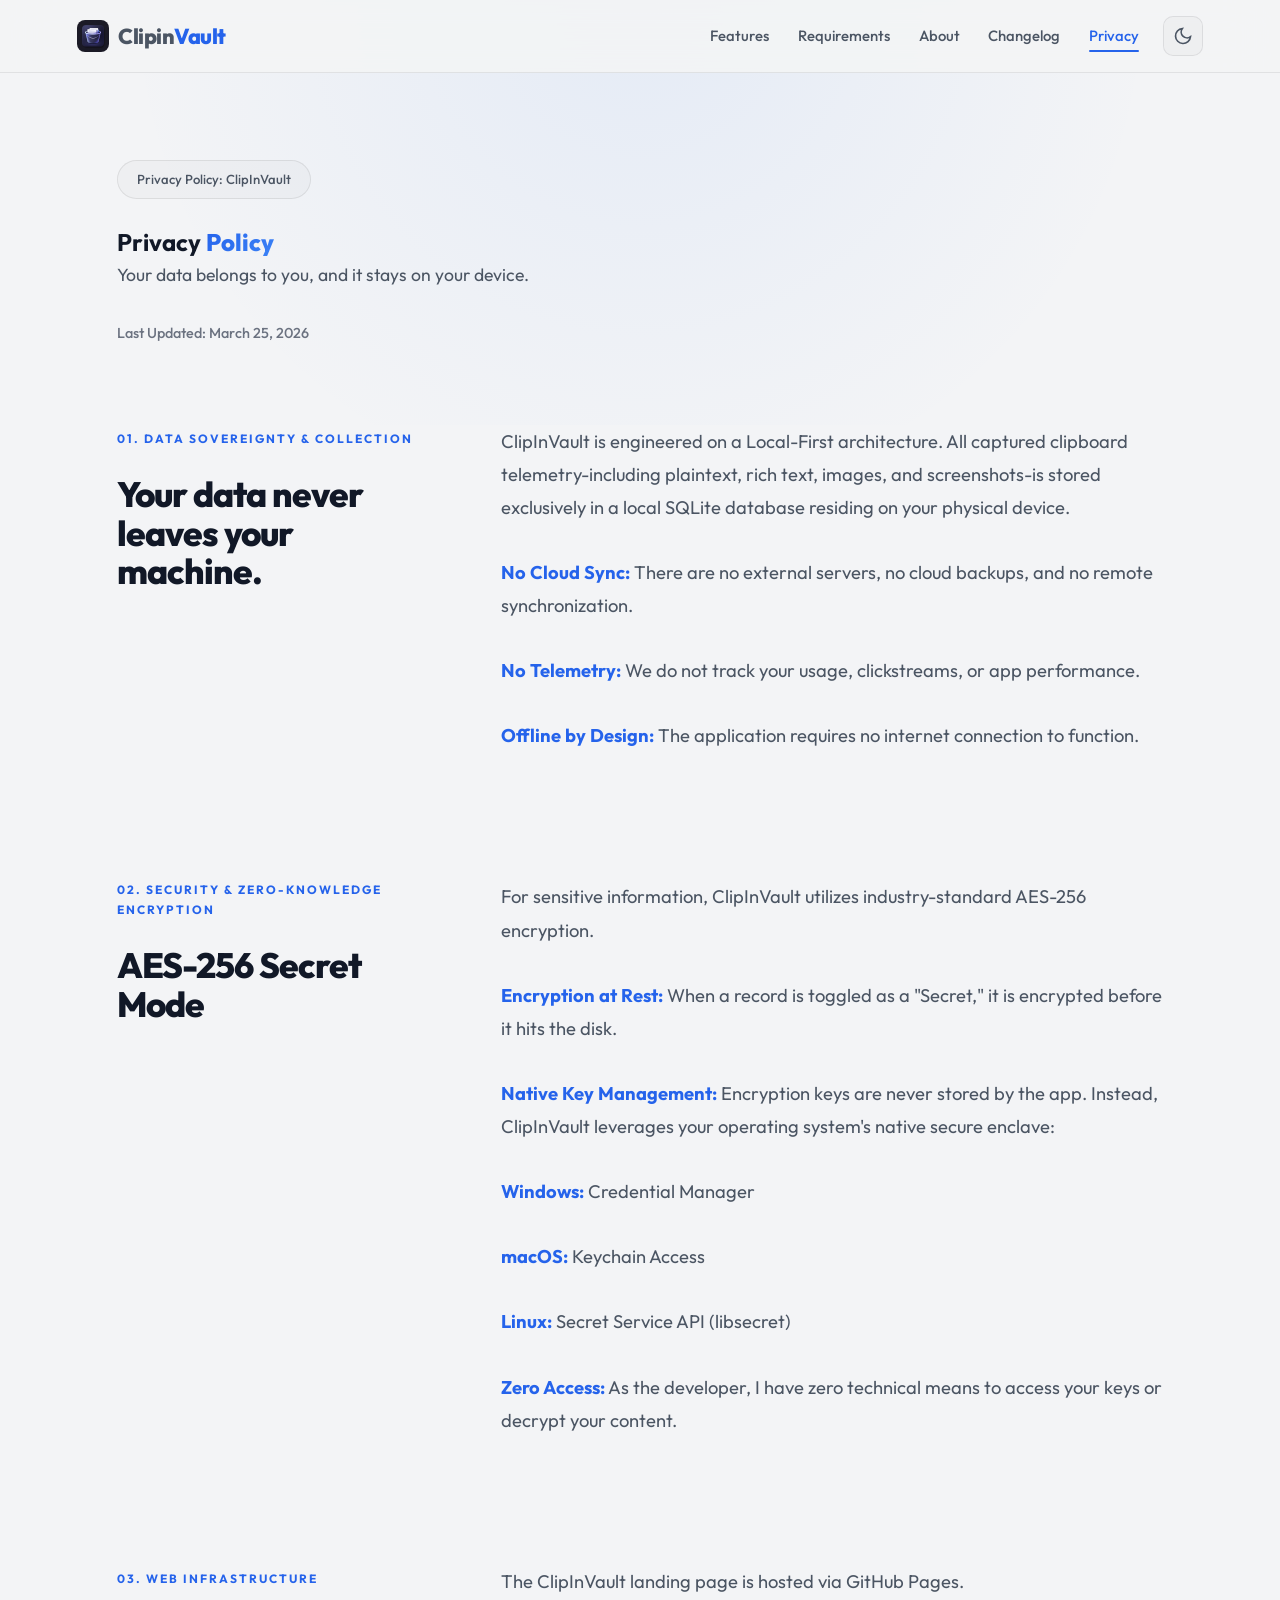
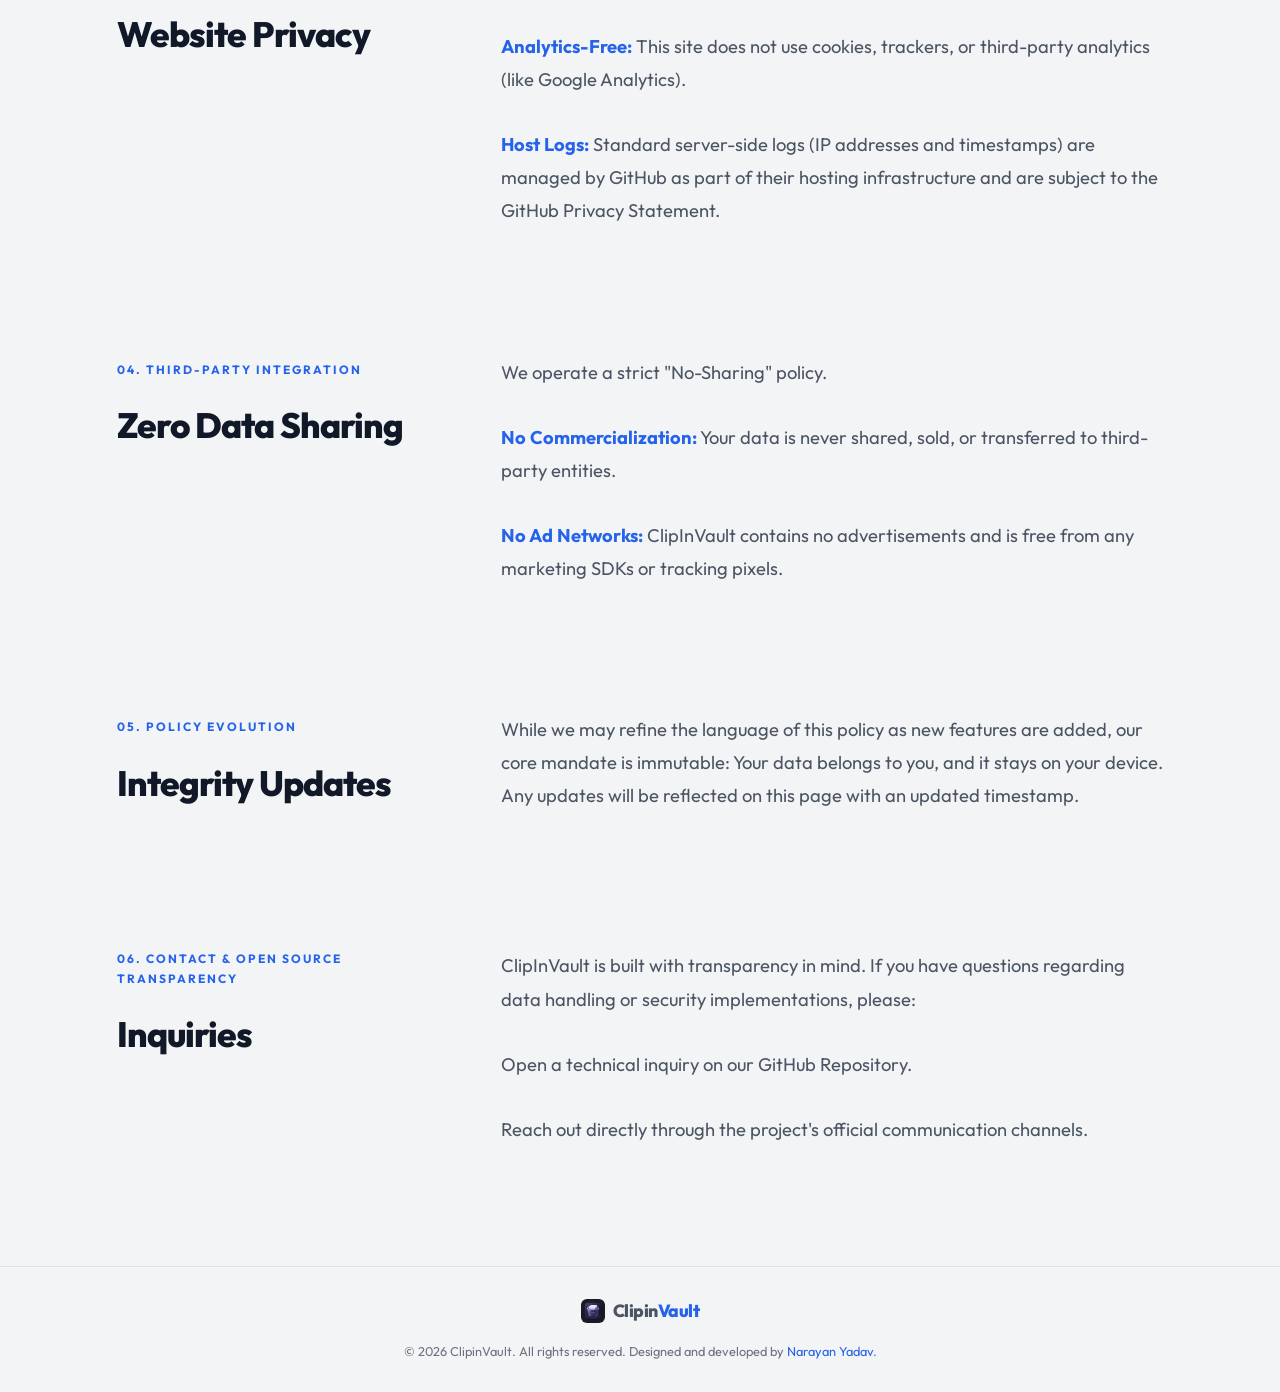
<file: privacy/index.html>
<!doctype html>
<html lang="en" data-theme="dark">
  <head>
    <meta charset="UTF-8" />
    <meta name="viewport" content="width=device-width, initial-scale=1.0" />
    <title>Privacy Policy | ClipinVault</title>
    <meta
      name="description"
      content="ClipinVault privacy policy. All clipboard data stays on your machine. No tracking, no cloud, no analytics."
    />
    <meta name="robots" content="index, follow" />
    <link rel="canonical" href="https://clipinvault.com/privacy/" />
    <meta property="og:type" content="website" />
    <meta property="og:url" content="https://clipinvault.com/privacy/" />
    <meta property="og:title" content="Privacy Policy | ClipinVault" />
    <meta
      property="og:description"
      content="Your clipboard data stays on your device. No tracking, no cloud sync, no analytics."
    />
    <meta
      property="og:image"
      content="https://clipinvault.com/assets/og-preview.png"
    />
    <meta name="twitter:card" content="summary_large_image" />
    <meta
      name="twitter:image"
      content="https://clipinvault.com/assets/og-preview.png"
    />
    <link rel="icon" type="image/png" href="../assets/appicon.png?v=2" />
    <link
      href="https://fonts.googleapis.com/css2?family=Inter:wght@400;500;600&family=Outfit:wght@600;700;800&display=swap"
      rel="stylesheet"
    />
    <link rel="stylesheet" href="../style.css" />
  </head>
  <body>
    <header>
      <nav id="navbar">
        <a href="../" class="logo">
          <img
            src="../assets/appicon.png?v=2"
            alt="ClipinVault Logo"
            class="logo-img"
            width="32"
            height="32"
          />
          <span class="logo-text">
            <span class="logo-clipin">Clipin</span
            ><span class="logo-vault">Vault</span>
          </span>
        </a>
        <div class="nav-right">
          <div class="nav-links" id="navLinks">
            <a href="../#features">Features</a>
            <a href="../#requirements">Requirements</a>
            <a href="../about/">About</a>
            <a href="../changelog/">Changelog</a>
            <a href="../privacy/" class="nav-active">Privacy</a>
          </div>
          <button
            class="theme-toggle"
            id="themeToggle"
            aria-label="Toggle dark/light theme"
          >
            <svg
              class="icon-sun"
              width="20"
              height="20"
              fill="none"
              stroke="currentColor"
              stroke-width="2"
              viewBox="0 0 24 24"
            >
              <circle cx="12" cy="12" r="5" />
              <path
                d="M12 1v2M12 21v2M4.22 4.22l1.42 1.42M18.36 18.36l1.42 1.42M1 12h2M21 12h2M4.22 19.78l1.42-1.42M18.36 5.64l1.42-1.42"
              />
            </svg>
            <svg
              class="icon-moon"
              width="20"
              height="20"
              fill="none"
              stroke="currentColor"
              stroke-width="2"
              viewBox="0 0 24 24"
            >
              <path d="M21 12.79A9 9 0 1111.21 3 7 7 0 0021 12.79z" />
            </svg>
          </button>
          <button class="hamburger" id="hamburger" aria-label="Open menu">
            <span></span><span></span><span></span>
          </button>
        </div>
      </nav>
    </header>

    <main class="privacy-page">
      <section class="about-hero anim-fade">
        <div class="hero-badge">Privacy Policy: ClipInVault</div>
        <h1>Privacy <span class="gradient-text">Policy</span></h1>
        <p class="hero-sub">Your data belongs to you, and it stays on your device.</p>
        <span class="last-updated">Last Updated: March 25, 2026</span>
      </section>

      <section class="privacy-content container anim-fade">
        <div class="privacy-section">
          <div class="section-header-block">
            <div class="section-tag">01. Data Sovereignty &amp; Collection</div>
            <h2>Your data never leaves your machine.</h2>
          </div>
          <div class="section-content-block">
            <p>ClipInVault is engineered on a Local-First architecture. All captured clipboard telemetry-including plaintext, rich text, images, and screenshots-is stored exclusively in a local SQLite database residing on your physical device.</p>
            <p><strong>No Cloud Sync:</strong> There are no external servers, no cloud backups, and no remote synchronization.</p>
            <p><strong>No Telemetry:</strong> We do not track your usage, clickstreams, or app performance.</p>
            <p><strong>Offline by Design:</strong> The application requires no internet connection to function.</p>
          </div>
        </div>

        <div class="privacy-section">
          <div class="section-header-block">
            <div class="section-tag">02. Security &amp; Zero-Knowledge Encryption</div>
            <h2>AES-256 Secret Mode</h2>
          </div>
          <div class="section-content-block">
            <p>For sensitive information, ClipInVault utilizes industry-standard AES-256 encryption.</p>
            <p><strong>Encryption at Rest:</strong> When a record is toggled as a "Secret," it is encrypted before it hits the disk.</p>
            <p><strong>Native Key Management:</strong> Encryption keys are never stored by the app. Instead, ClipInVault leverages your operating system's native secure enclave:</p>
            <p><strong>Windows:</strong> Credential Manager</p>
            <p><strong>macOS:</strong> Keychain Access</p>
            <p><strong>Linux:</strong> Secret Service API (libsecret)</p>
            <p><strong>Zero Access:</strong> As the developer, I have zero technical means to access your keys or decrypt your content.</p>
          </div>
        </div>

        <div class="privacy-section">
          <div class="section-header-block">
            <div class="section-tag">03. Web Infrastructure</div>
            <h2>Website Privacy</h2>
          </div>
          <div class="section-content-block">
            <p>The ClipInVault landing page is hosted via GitHub Pages.</p>
            <p><strong>Analytics-Free:</strong> This site does not use cookies, trackers, or third-party analytics (like Google Analytics).</p>
            <p><strong>Host Logs:</strong> Standard server-side logs (IP addresses and timestamps) are managed by GitHub as part of their hosting infrastructure and are subject to the GitHub Privacy Statement.</p>
          </div>
        </div>

        <div class="privacy-section">
          <div class="section-header-block">
            <div class="section-tag">04. Third-Party Integration</div>
            <h2>Zero Data Sharing</h2>
          </div>
          <div class="section-content-block">
            <p>We operate a strict "No-Sharing" policy.</p>
            <p><strong>No Commercialization:</strong> Your data is never shared, sold, or transferred to third-party entities.</p>
            <p><strong>No Ad Networks:</strong> ClipInVault contains no advertisements and is free from any marketing SDKs or tracking pixels.</p>
          </div>
        </div>

        <div class="privacy-section">
          <div class="section-header-block">
            <div class="section-tag">05. Policy Evolution</div>
            <h2>Integrity Updates</h2>
          </div>
          <div class="section-content-block">
            <p>While we may refine the language of this policy as new features are added, our core mandate is immutable: Your data belongs to you, and it stays on your device. Any updates will be reflected on this page with an updated timestamp.</p>
          </div>
        </div>

        <div class="privacy-section">
          <div class="section-header-block">
            <div class="section-tag">06. Contact &amp; Open Source Transparency</div>
            <h2>Inquiries</h2>
          </div>
          <div class="section-content-block">
            <p>ClipInVault is built with transparency in mind. If you have questions regarding data handling or security implementations, please:</p>
            <p>Open a technical inquiry on our GitHub Repository.</p>
            <p>Reach out directly through the project's official communication channels.</p>
          </div>
        </div>
      </section>
    </main>

    <footer>
      <div class="footer-inner">
        <div class="footer-brand">
          <img
            src="../assets/appicon.png?v=2"
            alt="ClipinVault"
            width="24"
            height="24"
          />
          <span class="logo-text">
            <span class="logo-clipin">Clipin</span
            ><span class="logo-vault">Vault</span>
          </span>
        </div>
        <p class="footer-copy">
          &copy; 2026 ClipinVault. All rights reserved. Designed and developed
          by
          <a href="https://github.com/nhyadav">Narayan Yadav</a>.
        </p>
      </div>
    </footer>

    <script>
      const toggle = document.getElementById("themeToggle");
      const html = document.documentElement;
      const stored = localStorage.getItem("cv-theme");
      if (stored) html.setAttribute("data-theme", stored);
      else if (window.matchMedia("(prefers-color-scheme: light)").matches)
        html.setAttribute("data-theme", "light");
      toggle.addEventListener("click", () => {
        const next =
          html.getAttribute("data-theme") === "dark" ? "light" : "dark";
        html.setAttribute("data-theme", next);
        localStorage.setItem("cv-theme", next);
      });
      const hamburger = document.getElementById("hamburger");
      const navLinks = document.getElementById("navLinks");
      hamburger.addEventListener("click", () => {
        navLinks.classList.toggle("open");
        hamburger.classList.toggle("active");
      });
      navLinks.querySelectorAll("a").forEach((a) =>
        a.addEventListener("click", () => {
          navLinks.classList.remove("open");
          hamburger.classList.remove("active");
        }),
      );
      const observer = new IntersectionObserver(
        (entries) => {
          entries.forEach((e) => {
            if (e.isIntersecting) {
              e.target.classList.add("visible");
              observer.unobserve(e.target);
            }
          });
        },
        { threshold: 0.15 },
      );
      document
        .querySelectorAll(".anim-fade")
        .forEach((el) => observer.observe(el));
    </script>
  </body>
</html>
</file>
<file: style.css>
/* ===== THEME VARIABLES ===== */
[data-theme="dark"] {
  --bg: #111827;
  --bg-card: #1f2937;
  --bg-elevated: #374151;
  --accent: #3b82f6;
  --accent2: #60a5fa;
  --text: #f9fafb;
  --text2: #9ca3af;
  --text3: #6b7280;
  --border: rgba(255, 255, 255, 0.1);
  --border-hover: rgba(255, 255, 255, 0.2);
  --glass: rgba(255, 255, 255, 0.05);
  --shadow: 0 10px 40px rgba(0, 0, 0, 0.4);
  --nav-bg: rgba(17, 24, 39, 0.85);
  --code-bg: rgba(59, 130, 246, 0.15);
  --badge-avail-bg: rgba(52, 211, 153, 0.15);
  --badge-avail-color: #34d399;
  --badge-coming-bg: rgba(251, 191, 36, 0.15);
  --badge-coming-color: #fbbf24;
}
[data-theme="light"] {
  --bg: #f3f4f6;
  --bg-card: #ffffff;
  --bg-elevated: #e5e7eb;
  --accent: #2563eb;
  --accent2: #3b82f6;
  --text: #111827;
  --text2: #4b5563;
  --text3: #6b7280;
  --border: rgba(0, 0, 0, 0.08);
  --border-hover: rgba(0, 0, 0, 0.15);
  --glass: rgba(0, 0, 0, 0.02);
  --shadow: 0 10px 40px rgba(0, 0, 0, 0.06);
  --nav-bg: rgba(243, 244, 246, 0.9);
  --code-bg: rgba(37, 99, 235, 0.08);
  --badge-avail-bg: rgba(16, 185, 129, 0.12);
  --badge-avail-color: #059669;
  --badge-coming-bg: rgba(245, 158, 11, 0.12);
  --badge-coming-color: #d97706;
}

/* ===== RESET & BASE ===== */
*,
*::before,
*::after {
  margin: 0;
  padding: 0;
  box-sizing: border-box;
}
html {
  scroll-behavior: smooth;
}
body {
  font-family: "Outfit", sans-serif;
  background: var(--bg);
  color: var(--text);
  line-height: 1.6;
  overflow-x: hidden;
  -webkit-font-smoothing: antialiased;
  transition:
    background 0.35s,
    color 0.35s;
}
h1,
h2,
h3,
.logo-text {
  font-family: "Outfit", sans-serif;
}
a {
  color: inherit;
  text-decoration: none;
}
img {
  max-width: 100%;
  display: block;
}

.gradient-text {
  background: linear-gradient(135deg, var(--accent), var(--accent2));
  -webkit-background-clip: text;
  background-clip: text;
  -webkit-text-fill-color: transparent;
  font-weight: 800;
}

/* ===== NAV ===== */
nav {
  position: fixed;
  top: 0;
  width: 100%;
  padding: 1rem 6%;
  display: flex;
  justify-content: space-between;
  align-items: center;
  background: var(--nav-bg);
  backdrop-filter: blur(24px);
  -webkit-backdrop-filter: blur(24px);
  z-index: 1000;
  border-bottom: 1px solid var(--border);
  transition: background 0.35s;
}
.logo {
  display: flex;
  align-items: center;
  gap: 0.6rem;
}
.logo-img {
  width: 32px;
  height: 32px;
  border-radius: 8px;
}
.logo-text {
  font-size: 1.35rem;
  font-weight: 800;
  letter-spacing: -0.5px;
}
.logo-clipin {
  color: var(--text2);
}
.logo-vault {
  color: var(--accent);
}
.nav-right {
  display: flex;
  align-items: center;
  gap: 1.5rem;
}
.nav-links {
  display: flex;
  gap: 1.8rem;
}
.nav-links a {
  color: var(--text2);
  font-weight: 500;
  font-size: 0.93rem;
  transition: color 0.25s;
}
.nav-links a:hover {
  color: var(--text);
}

/* Theme toggle */
.theme-toggle {
  background: var(--glass);
  border: 1px solid var(--border);
  border-radius: 10px;
  width: 40px;
  height: 40px;
  display: flex;
  align-items: center;
  justify-content: center;
  cursor: pointer;
  color: var(--text2);
  transition: all 0.25s;
}
.theme-toggle:hover {
  border-color: var(--accent);
  color: var(--accent);
}
[data-theme="dark"] .icon-sun {
  display: block;
}
[data-theme="dark"] .icon-moon {
  display: none;
}
[data-theme="light"] .icon-sun {
  display: none;
}
[data-theme="light"] .icon-moon {
  display: block;
}

/* Hamburger */
.hamburger {
  display: none;
  flex-direction: column;
  gap: 5px;
  background: none;
  border: none;
  cursor: pointer;
  padding: 4px;
}
.hamburger span {
  width: 22px;
  height: 2px;
  background: var(--text2);
  border-radius: 2px;
  transition: all 0.3s;
}
.hamburger.active span:nth-child(1) {
  transform: rotate(45deg) translate(5px, 5px);
}
.hamburger.active span:nth-child(2) {
  opacity: 0;
}
.hamburger.active span:nth-child(3) {
  transform: rotate(-45deg) translate(5px, -5px);
}

/* ===== HERO ===== */
.hero {
  padding: 110px 6% 40px;
  display: flex;
  flex-direction: column;
  align-items: center;
  text-align: center;
  position: relative;
}
.hero-inner {
  width: 100%;
  max-width: 1240px;
  display: grid;
  grid-template-columns: 1.05fr 0.95fr;
  gap: 3.5rem;
  align-items: center;
}
.hero-copy {
  display: flex;
  flex-direction: column;
  align-items: flex-start;
  text-align: left;
}
.hero-media {
  position: relative;
  width: 100%;
}
.hero::before {
  content: "";
  position: absolute;
  top: -200px;
  left: 50%;
  transform: translateX(-50%);
  width: 900px;
  height: 900px;
  background: radial-gradient(
    circle,
    rgba(59, 130, 246, 0.1) 0%,
    transparent 65%
  );
  pointer-events: none;
  z-index: -1;
}
.hero-badge {
  display: inline-flex;
  align-items: center;
  gap: 0.4rem;
  padding: 0.5rem 1.2rem;
  border-radius: 99px;
  font-size: 0.82rem;
  font-weight: 500;
  background: var(--glass);
  border: 1px solid var(--border);
  color: var(--text2);
  margin-bottom: 1.5rem;
}
.hero h1 {
  font-size: clamp(2.4rem, 5.5vw, 4.2rem);
  font-weight: 800;
  line-height: 1.1;
  margin-bottom: 1.2rem;
  max-width: 800px;
}
.hero-sub {
  font-size: 1.1rem;
  color: var(--text2);
  max-width: 600px;
  margin-bottom: 2rem;
  line-height: 1.6;
}
.hero-note {
  font-size: 0.82rem;
  color: var(--text3);
  margin-top: -1rem;
}
.mac-note {
  color: var(--accent);
}

/* ===== BUTTONS ===== */
.cta-group {
  display: flex;
  flex-wrap: wrap;
  gap: 1rem;
  justify-content: center;
  margin-bottom: 1.5rem;
}
.btn {
  padding: 0.9rem 2.2rem;
  border-radius: 99px;
  font-weight: 600;
  font-size: 0.95rem;
  display: inline-flex;
  align-items: center;
  justify-content: center;
  gap: 0.8rem;
  transition: all 0.2s cubic-bezier(0.4, 0, 0.2, 1);
  cursor: pointer;
  border: 1px solid transparent;
}
.btn-primary {
  background: linear-gradient(135deg, var(--accent), var(--accent2));
  color: #fff;
  box-shadow: 0 4px 14px 0 rgba(79, 70, 229, 0.25);
}
.btn-primary:hover {
  transform: translateY(-2px);
  box-shadow: 0 6px 20px rgba(79, 70, 229, 0.35);
  opacity: 0.95;
}
.btn-outline {
  border: 1px solid var(--border);
  color: var(--text);
  background: var(--bg-card);
  box-shadow: 0 2px 8px rgba(0, 0, 0, 0.04);
}
.btn-outline:hover {
  border-color: var(--accent);
  background: var(--bg);
  box-shadow: 0 4px 12px rgba(0, 0, 0, 0.08);
}
.btn-disabled {
  border: 1px solid var(--border);
  color: var(--text3);
  background: var(--glass);
  cursor: not-allowed;
  opacity: 0.6;
}
.btn-sm {
  padding: 0.65rem 1.4rem;
  font-size: 0.85rem;
}

/* ===== MOCKUP ===== */
.mockup-container {
  width: 90%;
  max-width: 960px;
  margin: 0 auto 100px;
  background: var(--bg-card);
  border-radius: 20px;
  padding: 12px;
  border: 1px solid var(--border);
  box-shadow: var(--shadow);
  overflow: hidden;
  transition:
    background 0.35s,
    border-color 0.35s;
}
.mockup-header {
  display: flex;
  align-items: center;
  gap: 8px;
  padding: 8px 12px;
  background: var(--glass);
  border-radius: 12px 12px 0 0;
  margin-bottom: 4px;
}
.dot {
  width: 10px;
  height: 10px;
  border-radius: 50%;
}
.red {
  background: #ff5f56;
}
.yellow {
  background: #ffbd2e;
}
.green {
  background: #27c93f;
}
.mockup-title {
  font-size: 0.72rem;
  color: var(--text3);
  margin-left: 8px;
  font-weight: 500;
}
.mockup-content {
  display: grid;
  grid-template-columns: 180px 1fr;
  height: 340px;
  gap: 8px;
}

/* Sidebar */
.sidebar {
  background: var(--glass);
  border-radius: 10px;
  padding: 12px;
  display: flex;
  flex-direction: column;
  gap: 4px;
}
.sb-search {
  display: flex;
  align-items: center;
  gap: 6px;
  padding: 8px 10px;
  border-radius: 8px;
  background: var(--bg-elevated);
  font-size: 0.72rem;
  color: var(--text3);
  margin-bottom: 6px;
  border: 1px solid var(--border);
}
.sb-item {
  display: flex;
  align-items: center;
  gap: 8px;
  padding: 7px 10px;
  border-radius: 8px;
  font-size: 0.75rem;
  color: var(--text2);
  cursor: default;
  transition: background 0.2s;
}
.sb-item.active {
  background: rgba(99, 102, 241, 0.12);
  color: var(--accent);
}
.sb-icon {
  font-size: 0.85rem;
}

/* Main pane */
.main-pane {
  background: var(--glass);
  border-radius: 10px;
  padding: 14px;
  display: flex;
  flex-direction: column;
  gap: 8px;
  overflow: hidden;
}
.clip-item {
  padding: 12px 14px;
  border-radius: 10px;
  background: var(--bg-elevated);
  border: 1px solid var(--border);
  transition: border-color 0.2s;
}
.clip-item:hover {
  border-color: var(--border-hover);
}
.clip-time {
  font-size: 0.65rem;
  color: var(--text3);
  margin-bottom: 4px;
  font-weight: 500;
}
.clip-body {
  font-size: 0.78rem;
  color: var(--text2);
  line-height: 1.5;
}
.clip-link {
  color: var(--accent);
  text-decoration: underline;
}
.clip-code {
  font-family: "Courier New", monospace;
  padding: 4px 8px;
  border-radius: 6px;
  background: var(--code-bg);
  color: var(--accent);
  font-size: 0.72rem;
}

/* ===== SECTIONS SHARED ===== */
.section-header {
  text-align: center;
  margin-bottom: 3.5rem;
}
.section-header h2 {
  font-size: clamp(1.8rem, 3.5vw, 2.8rem);
  font-weight: 800;
  margin-bottom: 1rem;
}
.section-header p {
  color: var(--text2);
  font-size: 1.05rem;
  max-width: 520px;
  margin: 0 auto;
}

/* ===== BENTO FEATURES ===== */
.bento-section {
  padding: 80px 6%;
  max-width: 1240px;
  margin: 0 auto;
}
.bento-grid {
  display: grid;
  grid-template-columns: repeat(4, 1fr);
  grid-template-rows: auto auto auto;
  gap: 1.5rem;
  grid-auto-flow: dense;
}

.bento-card {
  background: var(--bg-card);
  border-radius: 20px;
  border: 1px solid var(--border);
  padding: 1.8rem;
  display: flex;
  flex-direction: column;
  position: relative;
  overflow: hidden;
  transition: all 0.4s cubic-bezier(0.4, 0, 0.2, 1);
}
.bento-card:hover {
  border-color: var(--accent);
  box-shadow: 0 16px 48px rgba(0, 0, 0, 0.2);
  transform: translateY(-4px);
}
.bento-card::before {
  content: "";
  position: absolute;
  top: 0; left: 0; right: 0; bottom: 0;
  background: radial-gradient(800px circle at top left, rgba(99,102,241,0.06), transparent 40%);
  z-index: 0;
  pointer-events: none;
}

.bento-content {
  position: relative;
  z-index: 1;
  height: 100%;
  display: flex;
  flex-direction: column;
}

.bento-pill {
  display: inline-block;
  align-self: flex-start;
  padding: 0.35rem 0.9rem;
  border-radius: 99px;
  font-size: 0.72rem;
  font-weight: 700;
  text-transform: uppercase;
  letter-spacing: 0.5px;
  background: rgba(99, 102, 241, 0.15);
  color: var(--accent);
  margin-bottom: 1.2rem;
  border: 1px solid rgba(99, 102, 241, 0.25);
}
.pill-purple { background: rgba(139, 92, 246, 0.15); color: #8b5cf6; border-color: rgba(139, 92, 246, 0.25); }
.pill-green { background: rgba(34, 197, 94, 0.15); color: #22c55e; border-color: rgba(34, 197, 94, 0.25); }
.pill-blue { background: rgba(56, 189, 248, 0.15); color: #38bdf8; border-color: rgba(56, 189, 248, 0.25); }
.pill-outline { background: var(--glass); color: var(--text2); border-color: var(--border); }

.bento-card h3 {
  font-size: 1.45rem;
  margin-bottom: 0.8rem;
  color: var(--text);
  line-height: 1.3;
}
.bento-card p {
  color: var(--text2);
  font-size: 0.95rem;
  line-height: 1.6;
}

/* Sizing Blocks */
.card-large {
  grid-column: span 2;
  grid-row: span 2;
}
.card-tall {
  grid-column: span 1;
  grid-row: span 2;
}
.card-wide {
  grid-column: span 2;
  grid-row: span 1;
}
.card-small {
  grid-column: span 1;
  grid-row: span 1;
}

/* Custom Art */
.bento-art {
  position: relative;
  z-index: 1;
  flex-grow: 1;
  display: flex;
  align-items: center;
  justify-content: center;
  margin-top: 2rem;
}
.art-badge {
  background: var(--bg-elevated);
  padding: 0.8rem 1.2rem;
  border-radius: 12px;
  border: 1px solid var(--border);
  box-shadow: 0 10px 30px rgba(0,0,0,0.3);
  display: flex;
  align-items: center;
  gap: 10px;
  font-weight: 600;
  color: var(--accent);
  animation: floatApp 4s ease-in-out infinite;
}
@keyframes floatApp {
  0% { transform: translateY(0px) rotate(-2deg); }
  50% { transform: translateY(-10px) rotate(2deg); }
  100% { transform: translateY(0px) rotate(-2deg); }
}

/* Responsive Bento */
@media (max-width: 1024px) {
  .bento-grid {
    grid-template-columns: repeat(2, 1fr);
  }
  .card-large, .card-wide {
    grid-column: span 2;
  }
  .card-tall {
    grid-column: span 1;
    grid-row: span 1;
  }
}
@media (max-width: 600px) {
  .bento-grid {
    grid-template-columns: 1fr;
  }
  .card-large, .card-wide, .card-tall, .card-small {
    grid-column: span 1;
    grid-row: auto;
  }
}

/* ===== REQUIREMENTS ===== */
.requirements {
  padding: 80px 6%;
  max-width: 1200px;
  margin: 0 auto;
}
.req-grid {
  display: grid;
  grid-template-columns: repeat(auto-fit, minmax(280px, 1fr));
  gap: 1.5rem;
}
.req-card {
  background: var(--bg-card);
  padding: 2.5rem 2rem;
  border-radius: 20px;
  border: 1px solid var(--border);
  display: flex;
  flex-direction: column;
  align-items: flex-start;
  text-align: left;
  gap: 1.2rem;
  transition: all 0.3s ease;
}
.req-card:hover {
  border-color: var(--accent);
  transform: translateY(-3px);
}
.req-icon {
  width: 48px;
  height: 48px;
  background: var(--glass);
  border-radius: 12px;
  display: flex;
  align-items: center;
  justify-content: center;
  color: var(--accent);
  border: 1px solid var(--border);
}
.req-card h3 {
  font-size: 1.3rem;
  font-weight: 700;
}
.req-badge {
  display: inline-block;
  padding: 0.3rem 0.8rem;
  border-radius: 99px;
  font-size: 0.72rem;
  font-weight: 600;
  width: fit-content;
}
.req-badge.available {
  background: var(--badge-avail-bg);
  color: var(--badge-avail-color);
}
.req-badge.coming {
  background: var(--badge-coming-bg);
  color: var(--badge-coming-color);
}
.req-card ol,
.req-card ul {
  width: 100%;
  margin: 0;
  padding: 0;
  display: flex;
  flex-direction: column;
  gap: 0.7rem;
}

.req-card ol {
  list-style: none;
  counter-reset: req;
}

.req-card ol li {
  counter-increment: req;
  font-size: 0.95rem;
  color: var(--text2);
  line-height: 1.6;
  padding-left: 2rem;
  position: relative;
}

.req-card ol li::before {
  content: counter(req) ".";
  position: absolute;
  left: 0;
  top: 0;
  width: 1.5rem;
  color: var(--accent);
  font-weight: 800;
  text-align: left;
}

.req-card ul {
  list-style: none;
}

.req-card ul li {
  font-size: 0.95rem;
  color: var(--text2);
  line-height: 1.6;
  padding-left: 1rem;
  position: relative;
}

.req-card ul li::before {
  content: "›";
  position: absolute;
  left: 0;
  color: var(--accent);
  font-weight: 800;
}

.req-card li strong {
  color: var(--text);
  font-weight: 700;
}
.coming-msg {
  padding: 1.5rem;
  border-radius: 12px;
  background: var(--glass);
  border: 1px dashed var(--badge-coming-color);
  text-align: left;
}
.coming-msg p {
  font-size: 0.88rem;
  color: var(--text2);
  line-height: 1.6;
}
.coming-msg p:first-child {
  font-weight: 600;
  color: var(--text);
  margin-bottom: 0.3rem;
}

/* Req extras */
.req-note {
  font-weight: 400;
  color: var(--text3);
  font-size: 0.78rem;
}
.req-info {
  font-size: 0.82rem;
  color: var(--text2);
  line-height: 1.5;
  padding: 0.6rem 0.8rem;
  background: var(--glass);
  border-radius: 8px;
  border: 1px solid var(--border);
}
.req-info code,
.req-dep-title code {
  background: var(--code-bg);
  color: var(--accent);
  padding: 2px 6px;
  border-radius: 4px;
  font-size: 0.78rem;
  font-family: "Courier New", monospace;
}
.req-dep-title {
  font-size: 0.88rem;
  font-weight: 600;
  color: var(--text);
  margin-bottom: 0.4rem;
}
.dep-table {
  display: flex;
  flex-direction: column;
  gap: 0;
  border: 1px solid var(--border);
  border-radius: 10px;
  overflow: hidden;
  margin-bottom: 0.6rem;
}
.dep-row {
  display: grid;
  grid-template-columns: 1fr 1fr;
  padding: 0.5rem 0.8rem;
  font-size: 0.78rem;
  border-bottom: 1px solid var(--border);
  transition: background 0.2s;
}
.dep-row:last-child {
  border-bottom: none;
}
.dep-row:hover:not(.dep-header) {
  background: var(--glass);
}
.dep-header {
  background: var(--bg-elevated);
  font-weight: 600;
  color: var(--text);
  font-size: 0.75rem;
  text-transform: uppercase;
  letter-spacing: 0.5px;
}
.dep-row code {
  background: var(--code-bg);
  color: var(--accent);
  padding: 1px 5px;
  border-radius: 4px;
  font-family: "Courier New", monospace;
  font-size: 0.75rem;
}
.dep-row span {
  color: var(--text2);
}

/* ===== INSTALLATION GUIDE ===== */
.install-guide {
  padding: 80px 6%;
  max-width: 1000px;
  margin: 0 auto;
}
.install-container {
  display: grid;
  grid-template-columns: 1fr 1fr;
  gap: 3rem;
  margin-top: 3rem;
}
.install-method h3 {
  display: flex;
  align-items: center;
  gap: 0.8rem;
  font-size: 1.4rem;
  margin-bottom: 1.2rem;
}
.install-method p {
  font-size: 0.95rem;
  color: var(--text2);
  margin-bottom: 1.5rem;
}
.terminal-box {
  background: #000;
  border-radius: 12px;
  padding: 1.2rem;
  font-family: "Courier New", monospace;
  position: relative;
  border: 1px solid var(--border);
  box-shadow: 0 10px 30px rgba(0, 0, 0, 0.2);
}
.terminal-header {
  display: flex;
  gap: 6px;
  margin-bottom: 1rem;
}
.terminal-dot {
  width: 8px;
  height: 8px;
  border-radius: 50%;
}
.t-red {
  background: #ff5f56;
}
.t-yellow {
  background: #ffbd2e;
}
.t-green {
  background: #27c93f;
}

.terminal-box code {
  color: #fff;
  font-size: 0.88rem;
  line-height: 1.5;
  display: block;
  word-break: break-all;
}
.terminal-box code .prompt {
  color: var(--accent);
  margin-right: 8px;
  user-select: none;
}
.terminal-box code .comment {
  color: #6a737d;
  display: block;
  margin-bottom: 4px;
}

.gui-steps {
  list-style: none;
  counter-reset: step;
}
.gui-steps li {
  position: relative;
  padding-left: 3rem;
  margin-bottom: 1.5rem;
  font-size: 0.95rem;
  color: var(--text2);
}
.gui-steps li::before {
  counter-increment: step;
  content: counter(step);
  position: absolute;
  left: 0;
  top: 0;
  width: 2rem;
  height: 2rem;
  background: var(--glass);
  border: 1px solid var(--border);
  border-radius: 50%;
  display: flex;
  align-items: center;
  justify-content: center;
  font-weight: 700;
  color: var(--accent);
  font-size: 0.85rem;
}

@media (max-width: 900px) {
  .install-container {
    grid-template-columns: 1fr;
    gap: 2rem;
  }
}

/* ===== DOWNLOAD CTA ===== */
.download-cta {
  padding: 60px 6% 80px;
  text-align: center;
}

/* ===== FOOTER ===== */
footer {
  border-top: 1px solid var(--border);
  padding: 30px 6%;
  transition: border-color 0.35s;
}
.footer-inner {
  max-width: 1200px;
  margin: 0 auto;
  display: flex;
  flex-direction: column;
  align-items: center;
  gap: 1rem;
}
.footer-brand {
  display: flex;
  align-items: center;
  gap: 0.5rem;
}
.footer-brand .logo-text {
  font-size: 1.1rem;
}
.footer-links {
  display: flex;
  gap: 1.5rem;
}
.footer-links a {
  font-size: 0.85rem;
  color: var(--text3);
  transition: color 0.25s;
}
.footer-links a:hover {
  color: var(--accent);
}
.footer-copy {
  font-size: 0.8rem;
  color: var(--text3);
}
.footer-copy a {
  color: var(--accent);
  transition: color 0.25s;
}
.footer-copy a:hover {
  text-decoration: underline;
}

/* ===== ANIMATIONS ===== */
.anim-fade {
  opacity: 0;
  transform: translateY(30px);
  transition:
    opacity 0.7s ease,
    transform 0.7s ease;
}
.anim-fade.visible {
  opacity: 1;
  transform: translateY(0);
}

/* ===== RESPONSIVE ===== */
@media (max-width: 768px) {
  nav {
    padding: 1rem 5%;
  }
  .nav-links {
    position: fixed;
    top: 60px;
    right: -100%;
    width: 70%;
    height: calc(100vh - 60px);
    flex-direction: column;
    background: var(--bg);
    padding: 2rem;
    gap: 1.5rem;
    transition: right 0.35s;
    border-left: 1px solid var(--border);
    box-shadow: -10px 0 30px rgba(0, 0, 0, 0.2);
  }
  .nav-links.open {
    right: 0;
  }
  .hamburger {
    display: flex;
  }
  .hero {
    padding: 120px 5% 40px;
  }
  .hero-inner {
    grid-template-columns: 1fr;
    gap: 2rem;
  }
  .hero-copy {
    align-items: center;
    text-align: center;
  }
  .hero h1 {
    font-size: 2.2rem;
  }
  .cta-group {
    flex-direction: column;
    width: 100%;
  }
  .btn {
    width: 100%;
    justify-content: center;
  }
  .mockup-container {
    width: 95%;
    margin-bottom: 60px;
  }
  .mockup-content {
    grid-template-columns: 1fr;
    height: auto;
  }
  .sidebar {
    display: none;
  }
  .main-pane {
    height: 260px;
  }
  .features,
  .requirements {
    padding: 60px 5%;
  }
  .features-grid,
  .req-grid {
    grid-template-columns: 1fr;
  }
  .section-header h2 {
    font-size: 1.8rem;
  }
}

/* ===== PRIVACY PAGE SPECIFIC ===== */
.privacy-page .about-hero {
  padding: 140px 6% 60px;
  text-align: center;
  background: radial-gradient(circle at top, rgba(59, 130, 246, 0.08), transparent 70%);
}

.privacy-page .last-updated {
  display: block;
  font-size: 0.85rem;
  color: var(--text3);
  margin-top: 1.5rem;
}

.privacy-content {
  max-width: 800px;
  margin: 0 auto;
  padding: 80px 6% 120px;
  display: flex;
  flex-direction: column;
  gap: 6rem;
}

.privacy-section {
  display: flex;
  flex-direction: column;
}

.privacy-section h2 {
  font-size: 1.8rem;
  font-weight: 800;
  margin-bottom: 1.2rem;
  color: var(--text);
  letter-spacing: -0.5px;
}

.privacy-section p {
  font-size: 1.1rem;
  color: var(--text2);
  line-height: 1.8;
}

.privacy-section a {
  color: var(--accent);
  text-decoration: underline;
}

/* ===== CHANGELOG PAGE SPECIFIC ===== */
.changelog-page .about-hero {
  padding: 140px 6% 60px;
  text-align: center;
  background: radial-gradient(circle at top, rgba(59, 130, 246, 0.08), transparent 70%);
}

.changelog-timeline {
  max-width: 900px;
  margin: 0 auto;
  padding: 80px 6% 120px;
  display: flex;
  flex-direction: column;
  gap: 4rem;
}

.changelog-item {
  display: grid;
  grid-template-columns: 200px 1fr;
  gap: 3rem;
  padding-bottom: 4rem;
  border-bottom: 1px solid var(--border);
}

.changelog-item:last-child {
  border-bottom: none;
}

.changelog-meta {
  display: flex;
  flex-direction: column;
  gap: 0.5rem;
}
.changelog-page .changelog-timeline {
  position: relative;
}
.changelog-page .changelog-timeline::before {
  content: "";
  position: absolute;
  left: calc(6% + 16px);
  top: 80px;
  bottom: 120px;
  width: 2px;
  background: linear-gradient(
    180deg,
    rgba(59,130,246,0.0),
    rgba(59,130,246,0.35) 20%,
    rgba(59,130,246,0.35) 80%,
    rgba(59,130,246,0.0)
  );
  border-radius: 999px;
  pointer-events: none;
}
.changelog-meta {
  position: relative;
  padding-left: 2.25rem;
}
.version-node {
  position: absolute;
  left: 10px;
  top: 0.7rem;
  width: 12px;
  height: 12px;
  border-radius: 50%;
  background: var(--accent);
  box-shadow:
    0 0 0 4px rgba(59,130,246,0.18),
    0 8px 18px rgba(0,0,0,0.25);
}

.changelog-meta .version-tag {
  font-size: 1.1rem;
  font-weight: 800;
  color: var(--accent);
  background: var(--code-bg);
  padding: 0.4rem 0.8rem;
  border-radius: 8px;
  width: fit-content;
}

.changelog-meta .version-date {
  font-size: 0.9rem;
  color: var(--text3);
  font-weight: 500;
}

.changelog-content ol {
  padding-left: 1.25rem;
}
.changelog-content ol li {
  font-size: 1.05rem;
  color: var(--text2);
  line-height: 1.6;
  margin: 0.35rem 0;
}
.changelog-content ul {
  list-style: none;
  display: flex;
  flex-direction: column;
  gap: 1rem;
}

.changelog-content ul li {
  font-size: 1.05rem;
  color: var(--text2);
  line-height: 1.6;
  position: relative;
  padding-left: 1.5rem;
}

.changelog-content ul li::before {
  content: "";
  position: absolute;
  left: 0;
  top: 0.7rem;
  width: 6px;
  height: 6px;
  background: var(--accent);
  border-radius: 50%;
  opacity: 0.6;
}

.changelog-downloads {
  margin-top: 2.5rem;
  display: flex;
  gap: 1rem;
  flex-wrap: wrap;
}

@media (max-width: 800px) {
  .changelog-item {
    grid-template-columns: 1fr;
    gap: 1.5rem;
  }
  .changelog-page .changelog-timeline::before {
    left: calc(5% + 10px);
    top: 40px;
    bottom: 60px;
  }
  .changelog-meta {
    padding-left: 2rem;
  }
  .version-node {
    left: 4px;
  }
}
@media (min-width: 769px) and (max-width: 1024px) {
  nav {
    padding: 1rem 4%;
  }
  .hero {
    padding: 140px 4% 60px;
  }
  .features,
  .requirements {
    padding: 80px 4%;
  }
  .features-grid,
  .req-grid {
    grid-template-columns: repeat(2, 1fr);
  }
}

/* ===== PRIVACY PAGE SPECIFIC ===== */
.privacy-page .about-hero {
  padding: 160px 6% 80px;
  text-align: left;
  max-width: 1200px;
  margin: 0 auto;
}

.privacy-page .hero-badge {
  margin-left: 0;
}

.privacy-page .last-updated {
  display: block;
  font-size: 0.9rem;
  color: var(--text3);
  margin-top: 1.5rem;
  font-weight: 500;
}

.privacy-content {
  max-width: 1200px;
  margin: 0 auto;
  padding: 0 6% 120px;
  display: flex;
  flex-direction: column;
  gap: 8rem;
}

.privacy-section {
  display: grid;
  grid-template-columns: 320px 1fr;
  gap: 4rem;
  align-items: start;
}

.section-header-block {
  position: sticky;
  top: 120px;
}

.privacy-section h2 {
  font-size: 2.2rem;
  font-weight: 800;
  margin-top: 0.5rem;
  color: var(--text);
  letter-spacing: -1px;
  line-height: 1.1;
}

.section-content-block p {
  font-size: 1.15rem;
  color: var(--text2);
  line-height: 1.8;
  margin-bottom: 2rem;
}

.section-content-block p:last-child {
  margin-bottom: 0;
}

.section-content-block strong {
  color: var(--accent);
}

.privacy-section a {
  color: var(--accent);
  text-decoration: underline;
}

/* ===== CHANGELOG PAGE SPECIFIC ===== */
.changelog-page .about-hero {
  padding: 160px 6% 80px;
  text-align: left;
  max-width: 1200px;
  margin: 0 auto;
}

.changelog-timeline {
  max-width: 1200px;
  margin: 0 auto;
  padding: 0 6% 120px;
  display: flex;
  flex-direction: column;
  gap: 6rem;
}

.changelog-item {
  display: grid;
  grid-template-columns: 320px 1fr;
  gap: 4rem;
  padding-bottom: 6rem;
  border-bottom: 1px solid var(--border);
}

.changelog-item:last-child {
  border-bottom: none;
}

.changelog-meta {
  position: sticky;
  top: 120px;
  display: flex;
  flex-direction: column;
  gap: 0.8rem;
}

.changelog-meta .version-tag {
  font-size: 1.2rem;
  font-weight: 800;
  color: var(--accent);
  background: var(--code-bg);
  padding: 0.5rem 1rem;
  border-radius: 12px;
  width: fit-content;
}

.changelog-meta .version-date {
  font-size: 1rem;
  color: var(--text3);
  font-weight: 600;
  letter-spacing: 0.5px;
}

.changelog-content ol {
  padding-left: 1.25rem;
}
.changelog-content ol li {
  font-size: 1.1rem;
  color: var(--text2);
  line-height: 1.7;
  margin: 0.4rem 0;
}
.changelog-content ul {
  list-style: none;
  display: flex;
  flex-direction: column;
  gap: 1.5rem;
}

.changelog-content ul li {
  font-size: 1.1rem;
  color: var(--text2);
  line-height: 1.7;
  position: relative;
  padding-left: 2rem;
}

.changelog-content ul li::before {
  content: "→";
  position: absolute;
  left: 0;
  color: var(--accent);
  font-weight: bold;
  opacity: 0.5;
}

.changelog-downloads {
  margin-top: 3.5rem;
  display: flex;
  gap: 1.5rem;
  flex-wrap: wrap;
}

@media (max-width: 900px) {
  .privacy-section,
  .changelog-item {
    grid-template-columns: 1fr;
    gap: 2rem;
  }
  
  .section-header-block,
  .changelog-meta {
    position: static;
  }

  .privacy-page .about-hero,
  .changelog-page .about-hero {
    text-align: center;
    padding: 120px 6% 60px;
  }

  .privacy-page .hero-badge {
    margin-left: auto;
  }
}

/* ===== ABOUT PAGE SPECIFIC ===== */
.about-page .about-hero {
  padding: 140px 6% 60px;
  text-align: center;
  position: relative;
  overflow: hidden;
  background: radial-gradient(circle at top, rgba(59, 130, 246, 0.08), transparent 70%);
}

.about-page .hero-sub {
  font-size: 1.25rem;
  color: var(--text2);
  max-width: 700px;
  margin: 0 auto 2rem;
  line-height: 1.6;
}

.about-grid {
  display: grid;
  grid-template-columns: 1.5fr 1fr;
  gap: 6rem;
  max-width: 1200px;
  margin: 0 auto;
  padding: 80px 6%;
  align-items: start;
}

.section-tag {
  display: inline-block;
  font-size: 0.75rem;
  font-weight: 700;
  text-transform: uppercase;
  letter-spacing: 2px;
  color: var(--accent);
  margin-bottom: 1.2rem;
}

.about-story h2 {
  font-size: clamp(1.8rem, 4vw, 2.8rem);
  font-weight: 800;
  margin-bottom: 2rem;
  line-height: 1.1;
  letter-spacing: -0.5px;
}

.about-story p {
  font-size: 1.1rem;
  color: var(--text2);
  line-height: 1.8;
  margin-bottom: 1.8rem;
}

.about-side-info {
  display: flex;
  flex-direction: column;
  gap: 5rem;
  position: sticky;
  top: 100px;
}

.about-status, .about-contact {
  display: flex;
  flex-direction: column;
}

.status-item {
  display: flex;
  justify-content: space-between;
  padding: 1.2rem 0;
  border-bottom: 1px solid var(--border);
}

.status-label {
  color: var(--text3);
  font-weight: 500;
  font-size: 0.9rem;
}

.status-value {
  color: var(--text);
  font-weight: 700;
  font-size: 1rem;
}

.status-note {
  font-size: 0.85rem;
  color: var(--text3);
  margin-top: 1.2rem;
  line-height: 1.6;
}

.about-contact p {
  font-size: 1rem;
  color: var(--text2);
  margin-bottom: 1.5rem;
  line-height: 1.6;
}

.contact-links {
  display: flex;
  flex-direction: column;
  gap: 1rem;
}

.contact-link {
  display: flex;
  align-items: center;
  gap: 0.8rem;
  padding: 1rem 1.4rem;
  background: var(--glass);
  border: 1px solid var(--border);
  border-radius: 12px;
  color: var(--text);
  font-weight: 600;
  transition: all 0.3s cubic-bezier(0.4, 0, 0.2, 1);
  font-size: 0.95rem;
}

.contact-link:hover {
  border-color: var(--accent);
  background: rgba(59, 130, 246, 0.08);
  transform: translateX(6px);
  color: var(--accent);
}

.contact-link svg {
  flex-shrink: 0;
  transition: transform 0.3s;
}

.contact-link:hover svg {
  transform: scale(1.1);
}

@media (max-width: 1024px) {
  .about-grid {
    gap: 4rem;
  }
}

@media (max-width: 768px) {
  .about-grid {
    grid-template-columns: 1fr;
    gap: 5rem;
    padding-top: 40px;
  }
  .about-side-info {
    position: static;
    gap: 4rem;
  }
  .about-hero {
    padding-top: 120px;
  }
  .about-story h2 {
    font-size: 2.2rem;
  }
}

.footer-brand img {
  border-radius: 6px;
  object-fit: contain;
}

/* ===== NAV ACTIVE STATE ===== */
.nav-links a.nav-active {
  color: var(--accent) !important;
  position: relative;
}
.nav-links a.nav-active::after {
  content: "";
  position: absolute;
  bottom: -4px;
  left: 0;
  right: 0;
  height: 2px;
  background: var(--accent);
  border-radius: 2px;
}

/* ===== APP UI MOCKUP ===== */
.app-mockup-section {
  padding: 0 6% 80px;
  max-width: 1100px;
  margin: 0 auto;
  display: flex;
  flex-direction: column;
  align-items: center;
  gap: 1.2rem;
}

.mockup-window {
  width: 100%;
  background:
    linear-gradient(180deg, rgba(255,255,255,0.04), transparent 140px),
    var(--bg-card);
  border-radius: 16px;
  border: 1px solid var(--border);
  box-shadow:
    0 24px 60px rgba(0,0,0,0.35),
    0 1px 0 rgba(255,255,255,0.06) inset;
  overflow: hidden;
  transition: border-color 0.35s, background 0.35s;
}

.mockup-body {
  display: grid;
  grid-template-columns: 175px 1fr 220px;
  height: 400px;
}

.mockup-sidebar,
.mockup-clips,
.mockup-detail {
  min-height: 0;
}

/* Subtle desktop-style scrollbars for mock panels */
.mockup-clips::-webkit-scrollbar,
.mockup-detail::-webkit-scrollbar {
  width: 10px;
}
.mockup-clips::-webkit-scrollbar-track,
.mockup-detail::-webkit-scrollbar-track {
  background: transparent;
}
.mockup-clips::-webkit-scrollbar-thumb,
.mockup-detail::-webkit-scrollbar-thumb {
  background: rgba(148, 163, 184, 0.18);
  border: 3px solid transparent;
  background-clip: content-box;
  border-radius: 999px;
}
[data-theme="light"] .mockup-clips::-webkit-scrollbar-thumb,
[data-theme="light"] .mockup-detail::-webkit-scrollbar-thumb {
  background: rgba(17, 24, 39, 0.14);
  border: 3px solid transparent;
  background-clip: content-box;
}

/* ===== REAL TITLEBAR ===== */
.mockup-titlebar {
  display: flex;
  align-items: center;
  gap: 0;
  padding: 0 0.85rem;
  height: 36px;
  background: var(--bg-elevated);
  border-bottom: 1px solid var(--border);
  justify-content: space-between;
}
.mk-tb-left {
  display: flex;
  align-items: center;
  gap: 0.45rem;
  min-width: 120px;
}
.mk-tb-icon { border-radius: 3px; flex-shrink: 0; }
.mk-tb-app { font-size: 0.75rem; font-weight: 700; color: var(--text); }

.mk-tb-search {
  flex: 1;
  max-width: 320px;
  display: flex;
  align-items: center;
  gap: 6px;
  padding: 0.3rem 0.75rem;
  border-radius: 6px;
  background: var(--bg-card);
  border: 1px solid var(--border);
  font-size: 0.7rem;
  color: var(--text3);
}
.mk-tb-search::before {
  content: "⌕";
  font-size: 0.72rem;
  opacity: 0.7;
}

.mk-tb-right {
  display: flex;
  align-items: center;
  gap: 0.4rem;
  min-width: 120px;
  justify-content: flex-end;
}
.mk-status-dot {
  width: 7px; height: 7px;
  border-radius: 50%;
  background: #22c55e;
  display: inline-block;
}
.mk-status-label { font-size: 0.65rem; color: #22c55e; font-weight: 600; }
.mk-tb-icon-btn {
  font-size: 0.7rem;
  color: var(--text3);
  padding: 1px 5px;
  cursor: pointer;
  border-radius: 3px;
}
.mk-tb-icon-btn:hover { background: var(--bg-card); }
.mk-win-btn { font-size: 0.65rem; }
.mk-close-btn:hover { background: #e53e3e !important; color: #fff; }

/* ===== SIDEBAR: NAV + TAGS ===== */
.mockup-sidebar {
  padding: 0.65rem 0;
  border-right: 1px solid var(--border);
  display: flex;
  flex-direction: column;
  background: var(--bg-elevated);
  overflow: hidden;
}

.mk-nav-group {
  display: flex;
  flex-direction: column;
  padding: 0 0.5rem;
  gap: 1px;
  margin-bottom: 0.3rem;
}

.mk-nav-item {
  display: flex;
  align-items: center;
  justify-content: space-between;
  padding: 0.3rem 0.6rem;
  border-radius: 6px;
  cursor: pointer;
  transition: background 0.15s;
}
.mk-nav-item:hover { background: var(--bg-card); }
.mk-nav-active {
  background: rgba(59,130,246,0.12) !important;
}
.mk-nav-label { font-size: 0.72rem; color: var(--text2); flex: 1; }
.mk-nav-active .mk-nav-label { color: var(--accent); font-weight: 600; }
.mk-nav-count {
  font-size: 0.65rem;
  font-weight: 600;
  padding: 1px 6px;
  border-radius: 99px;
  background: var(--bg-card);
  color: var(--text2);
  border: 1px solid var(--border);
  min-width: 20px;
  text-align: center;
}
.mk-count-zero { opacity: 0.45; }
.mk-count-accent { background: rgba(139,92,246,0.12); color: #8b5cf6; border-color: rgba(139,92,246,0.25); }
.mk-nav-active .mk-nav-count { background: rgba(59,130,246,0.18); color: var(--accent); border-color: rgba(59,130,246,0.3); }

.mk-sidebar-section-label {
  font-size: 0.58rem;
  font-weight: 700;
  letter-spacing: 0.7px;
  color: var(--text3);
  padding: 0.5rem 1.1rem 0.25rem;
  text-transform: uppercase;
}

.mk-tag-icon {
  width: 8px; height: 8px;
  border-radius: 2px;
  display: inline-block;
  margin-right: 6px;
  flex-shrink: 0;
}
.mk-tag-code { background: #22c55e; }
.mk-tag-sql { background: #3b82f6; }
.mk-tag-json { background: #f59e0b; }
.mk-tag-url { background: #6366f1; }
.mk-tag-cmd { background: #ec4899; }
.mk-tag-img { background: #14b8a6; }
.mk-tag-txt { background: var(--text3); }
.mk-tag-mfa { background: #f97316; }

.mk-sidebar-footer {
  margin-top: auto;
  padding: 0.6rem 1rem;
  border-top: 1px solid var(--border);
}
.mk-autoclean-badge {
  font-size: 0.65rem;
  color: var(--text3);
  display: flex;
  align-items: center;
  gap: 0.4rem;
}
.mk-ac-on {
  background: rgba(34,197,94,0.15);
  color: #22c55e;
  font-weight: 700;
  font-size: 0.6rem;
  padding: 1px 6px;
  border-radius: 4px;
}

/* ===== CLIP LIST (centre panel) ===== */
.mockup-clips {
  display: flex;
  flex-direction: column;
  overflow-y: auto;
  border-right: 1px solid var(--border);
  background: var(--bg-card);
}

.mk-list-section-hdr {
  font-size: 0.65rem;
  font-weight: 700;
  letter-spacing: 0.5px;
  color: var(--text3);
  padding: 0.55rem 0.9rem 0.3rem;
  text-transform: uppercase;
  position: sticky;
  top: 0;
  background: var(--bg-card);
  border-bottom: 1px solid var(--border);
}

.mk-row {
  display: grid;
  grid-template-columns: 20px 1fr auto;
  align-items: center;
  gap: 0.5rem;
  padding: 0.5rem 0.75rem;
  border-bottom: 1px solid var(--border);
  cursor: pointer;
  transition: background 0.15s;
}
.mk-row:hover { background: rgba(148, 163, 184, 0.08); }
.mk-row-active {
  background: rgba(59,130,246,0.08) !important;
  border-left: 3px solid var(--accent);
}

.mk-row-typedot {
  width: 8px; height: 8px;
  border-radius: 50%;
  flex-shrink: 0;
  justify-self: center;
}
.mk-dot-txt { background: var(--text3); }
.mk-dot-img { background: #14b8a6; }
.mk-dot-sec { background: #8b5cf6; }
.mk-dot-url { background: #6366f1; }
.mk-dot-code { background: #22c55e; }

.mk-row-body { min-width: 0; }
.mk-row-id {
  font-size: 0.7rem;
  font-weight: 600;
  color: var(--text);
  white-space: nowrap;
  overflow: hidden;
  text-overflow: ellipsis;
}
.mk-row-pin-icon, .mk-row-lock-icon, .mk-row-copy-icon, .mk-row-del-icon {
  font-size: 0.6rem;
  margin-left: 4px;
  opacity: 0.7;
}
.mk-row-right {
  display: inline-flex;
  align-items: center;
  gap: 6px;
  justify-content: flex-end;
  color: var(--text3);
}
.mk-row-right .mk-row-pin-icon,
.mk-row-right .mk-row-lock-icon,
.mk-row-right .mk-row-copy-icon,
.mk-row-right .mk-row-del-icon {
  opacity: 0.65;
}
.mk-row-preview {
  font-size: 0.65rem;
  color: var(--text3);
  white-space: nowrap;
  overflow: hidden;
  text-overflow: ellipsis;
  margin-top: 1px;
}
.mk-row-secret { letter-spacing: 2px; color: var(--text3); }
.mk-preview-img { font-style: italic; }
.mk-row-time {
  font-size: 0.58rem;
  color: var(--text3);
  white-space: nowrap;
  align-self: start;
  padding-top: 1px;
}

/* ===== RIGHT DETAIL PANE ===== */
.mockup-detail {
  display: flex;
  flex-direction: column;
  padding: 1rem;
  background: var(--bg-elevated);
  overflow-y: auto;
  gap: 0.5rem;
}

.mk-detail-top { display: flex; justify-content: flex-end; }
.mk-detail-type-badge {
  font-size: 0.6rem;
  font-weight: 700;
  letter-spacing: 0.5px;
  padding: 2px 8px;
  border-radius: 4px;
  background: var(--bg-card);
  color: var(--text3);
  border: 1px solid var(--border);
  text-transform: uppercase;
}

.mk-detail-title {
  font-size: 0.82rem;
  font-weight: 700;
  color: var(--text);
  line-height: 1.3;
}

.mk-detail-section-label {
  font-size: 0.58rem;
  font-weight: 700;
  letter-spacing: 0.6px;
  color: var(--text3);
  text-transform: uppercase;
  margin-top: 0.4rem;
}
.mk-detail-meta-label { margin-top: 0.8rem; }
.mk-detail-used { color: var(--accent); }

.mk-detail-content {
  font-size: 0.75rem;
  color: var(--text2);
  background: var(--bg-card);
  padding: 0.6rem 0.8rem;
  border-radius: 6px;
  border: 1px solid var(--border);
  font-family: "Courier New", monospace;
  word-break: break-all;
  flex: 1;
  min-height: 80px;
}

.mk-detail-actions {
  display: flex;
  flex-direction: column;
  gap: 0.4rem;
  margin-top: 0.4rem;
}
.mk-detail-btn {
  width: 100%;
  padding: 0.45rem 0.75rem;
  border-radius: 6px;
  font-size: 0.72rem;
  font-weight: 600;
  font-family: inherit;
  cursor: pointer;
  border: 1px solid transparent;
  transition: opacity 0.2s;
  text-align: center;
}
.mk-detail-btn-primary {
  background: linear-gradient(135deg, var(--accent), var(--accent2));
  color: #fff;
}
.mk-detail-btn-ghost {
  background: var(--bg-card);
  border-color: var(--border);
  color: var(--text2);
}
.mk-detail-btn-danger {
  background: rgba(239,68,68,0.1);
  border-color: rgba(239,68,68,0.3);
  color: #ef4444;
}
.mk-detail-btn:hover { opacity: 0.82; }

.mk-detail-footer {
  font-size: 0.6rem;
  color: var(--text3);
  text-align: center;
  margin-top: auto;
  padding-top: 0.5rem;
  border-top: 1px solid var(--border);
}

@media (max-width: 700px) {
  .mockup-body {
    grid-template-columns: 1fr;
    height: auto;
  }
  .mockup-sidebar, .mockup-detail { display: none; }
  .mockup-clips { height: 340px; }
}


.mockup-sidebar {
  padding: 1rem;
  border-right: 1px solid var(--border);
  display: flex;
  flex-direction: column;
  gap: 0.6rem;
  background: var(--glass);
  overflow: hidden;
}

.mk-search {
  display: flex;
  align-items: center;
  gap: 6px;
  padding: 0.5rem 0.8rem;
  border-radius: 8px;
  background: var(--bg-elevated);
  font-size: 0.72rem;
  color: var(--text3);
  border: 1px solid var(--border);
}

.mk-filter-group {
  display: flex;
  flex-direction: column;
  gap: 2px;
}

.mk-filter {
  padding: 0.4rem 0.8rem;
  border-radius: 7px;
  font-size: 0.72rem;
  color: var(--text2);
  cursor: pointer;
  transition: background 0.2s, color 0.2s;
}
.mk-filter:hover {
  background: var(--bg-elevated);
  color: var(--text);
}
.mk-filter.active {
  background: rgba(59,130,246,0.12);
  color: var(--accent);
  font-weight: 600;
}

.mk-stats {
  margin-top: auto;
  padding-top: 0.8rem;
  border-top: 1px solid var(--border);
  display: flex;
  flex-direction: column;
  gap: 0.35rem;
}
.mk-stat-row {
  display: flex;
  justify-content: space-between;
  font-size: 0.7rem;
}
.mk-stat-row span { color: var(--text3); }
.mk-stat-row strong { color: var(--text); }

.mockup-clips {
  padding: 1rem;
  display: flex;
  flex-direction: column;
  gap: 0.7rem;
  overflow-y: auto;
  scroll-behavior: smooth;
}

.mk-clip {
  padding: 0.75rem 1rem;
  border-radius: 10px;
  background: var(--bg-elevated);
  border: 1px solid var(--border);
  transition: border-color 0.2s;
}
.mk-clip:hover {
  border-color: var(--border-hover);
}
.mk-clip-pinned {
  border-color: rgba(251,191,36,0.35);
  background: rgba(251,191,36,0.05);
}
.mk-clip-secret {
  border-color: rgba(139,92,246,0.35);
  background: rgba(139,92,246,0.05);
}

.mk-clip-top {
  display: flex;
  justify-content: space-between;
  align-items: center;
  margin-bottom: 0.3rem;
}
.mk-time {
  font-size: 0.65rem;
  color: var(--text3);
}
.mk-clip-title {
  font-size: 0.78rem;
  font-weight: 600;
  color: var(--text);
  margin-bottom: 0.3rem;
}
.mk-clip-preview {
  font-size: 0.75rem;
  color: var(--text2);
  line-height: 1.4;
  white-space: nowrap;
  overflow: hidden;
  text-overflow: ellipsis;
}
.mk-blur {
  filter: blur(4px);
  user-select: none;
  letter-spacing: 1px;
}
.mk-code {
  font-family: "Courier New", monospace;
  padding: 3px 6px;
  background: var(--code-bg);
  color: var(--accent);
  border-radius: 4px;
  font-size: 0.72rem;
}
.mk-clip-actions {
  display: flex;
  gap: 0.5rem;
  margin-top: 0.45rem;
}
.mk-action {
  font-size: 0.68rem;
  font-weight: 600;
  color: var(--accent);
  padding: 2px 8px;
  border-radius: 5px;
  background: rgba(59,130,246,0.08);
  border: 1px solid rgba(59,130,246,0.2);
  cursor: pointer;
  transition: background 0.2s;
}
.mk-action:hover { background: rgba(59,130,246,0.18); }

.mk-badge {
  font-size: 0.62rem;
  font-weight: 700;
  padding: 2px 7px;
  border-radius: 5px;
  text-transform: uppercase;
  letter-spacing: 0.3px;
}
.mk-badge-pin { background: rgba(251,191,36,0.15); color: #fbbf24; }
.mk-badge-secret { background: rgba(139,92,246,0.15); color: #8b5cf6; }
.mk-badge-url { background: rgba(59,130,246,0.12); color: var(--accent); }
.mk-badge-code { background: rgba(34,197,94,0.12); color: #22c55e; }
.mk-badge-text { background: var(--glass); color: var(--text3); }

.mockup-caption {
  font-size: 0.8rem;
  color: var(--text3);
  text-align: center;
}

@media (max-width: 600px) {
  .mockup-body {
    grid-template-columns: 1fr;
    height: auto;
  }
  .mockup-sidebar { display: none; }
  .mockup-clips { height: 320px; }
}

/* ===== VERSION BADGES (Changelog) ===== */
.version-latest-badge {
  display: inline-block;
  font-size: 0.68rem;
  font-weight: 700;
  text-transform: uppercase;
  letter-spacing: 0.5px;
  padding: 0.25rem 0.65rem;
  border-radius: 99px;
  background: rgba(34,197,94,0.15);
  color: #22c55e;
  border: 1px solid rgba(34,197,94,0.3);
  width: fit-content;
}

.version-prev-badge {
  display: inline-block;
  font-size: 0.68rem;
  font-weight: 700;
  text-transform: uppercase;
  letter-spacing: 0.5px;
  padding: 0.25rem 0.65rem;
  border-radius: 99px;
  background: var(--glass);
  color: var(--text3);
  border: 1px solid var(--border);
  width: fit-content;
}

/* ===== macOS NOTIFY FORM ===== */
.macos-notify-form {
  display: flex;
  gap: 0.5rem;
  margin-top: 1rem;
  width: 100%;
}
.notify-input {
  flex: 1;
  min-width: 0;
  padding: 0.55rem 0.9rem;
  border-radius: 8px;
  border: 1px solid var(--border);
  background: var(--bg-elevated);
  color: var(--text);
  font-size: 0.82rem;
  font-family: inherit;
  outline: none;
  transition: border-color 0.25s;
}
.notify-input:focus {
  border-color: var(--accent);
}
.btn-notify {
  padding: 0.55rem 1.1rem;
  border-radius: 8px;
  background: linear-gradient(135deg, var(--accent), var(--accent2));
  color: #fff;
  font-size: 0.82rem;
  font-weight: 700;
  border: none;
  cursor: pointer;
  white-space: nowrap;
  transition: opacity 0.2s;
  font-family: inherit;
}
.btn-notify:hover { opacity: 0.88; }
.notify-note {
  font-size: 0.8rem;
  color: #22c55e;
  margin-top: 0.5rem;
}

/* ===== SHA-256 CHECKSUM ===== */
.checksum-area {
  margin-top: 1.8rem;
  width: 100%;
  max-width: 680px;
}
.checksum-toggle {
  display: inline-flex;
  align-items: center;
  gap: 0.5rem;
  background: none;
  border: 1px solid var(--border);
  border-radius: 8px;
  padding: 0.5rem 1rem;
  font-size: 0.8rem;
  font-weight: 600;
  color: var(--text2);
  cursor: pointer;
  font-family: inherit;
  transition: all 0.2s;
}
.checksum-toggle:hover {
  border-color: var(--accent);
  color: var(--accent);
}
.checksum-chevron {
  margin-left: auto;
  transition: transform 0.3s;
}
.checksum-toggle[aria-expanded="true"] .checksum-chevron {
  transform: rotate(180deg);
}
.checksum-panel {
  max-height: 0;
  overflow: hidden;
  transition: max-height 0.4s ease;
  margin-top: 0.75rem;
}
.checksum-panel.open {
  max-height: 300px;
}
.checksum-row {
  display: flex;
  align-items: center;
  gap: 0.8rem;
  padding: 0.7rem 1rem;
  background: var(--bg-card);
  border: 1px solid var(--border);
  border-radius: 8px;
  margin-bottom: 0.5rem;
  flex-wrap: wrap;
}
.checksum-os {
  display: flex;
  align-items: center;
  gap: 0.5rem;
  font-size: 0.78rem;
  font-weight: 600;
  color: var(--text);
  min-width: 130px;
  flex-shrink: 0;
}
.checksum-hash {
  flex: 1;
  font-family: "Courier New", monospace;
  font-size: 0.7rem;
  color: var(--accent);
  background: var(--code-bg);
  padding: 3px 8px;
  border-radius: 5px;
  word-break: break-all;
  min-width: 0;
}
.copy-hash-btn {
  background: none;
  border: none;
  cursor: pointer;
  color: var(--text3);
  padding: 4px;
  flex-shrink: 0;
  transition: color 0.2s;
  display: flex;
}
.copy-hash-btn:hover { color: var(--accent); }
.checksum-hint {
  font-size: 0.75rem;
  color: var(--text3);
  line-height: 1.6;
  margin-top: 0.4rem;
}
.checksum-hint code {
  background: var(--code-bg);
  color: var(--accent);
  padding: 1px 5px;
  border-radius: 4px;
  font-family: "Courier New", monospace;
}
</file>
